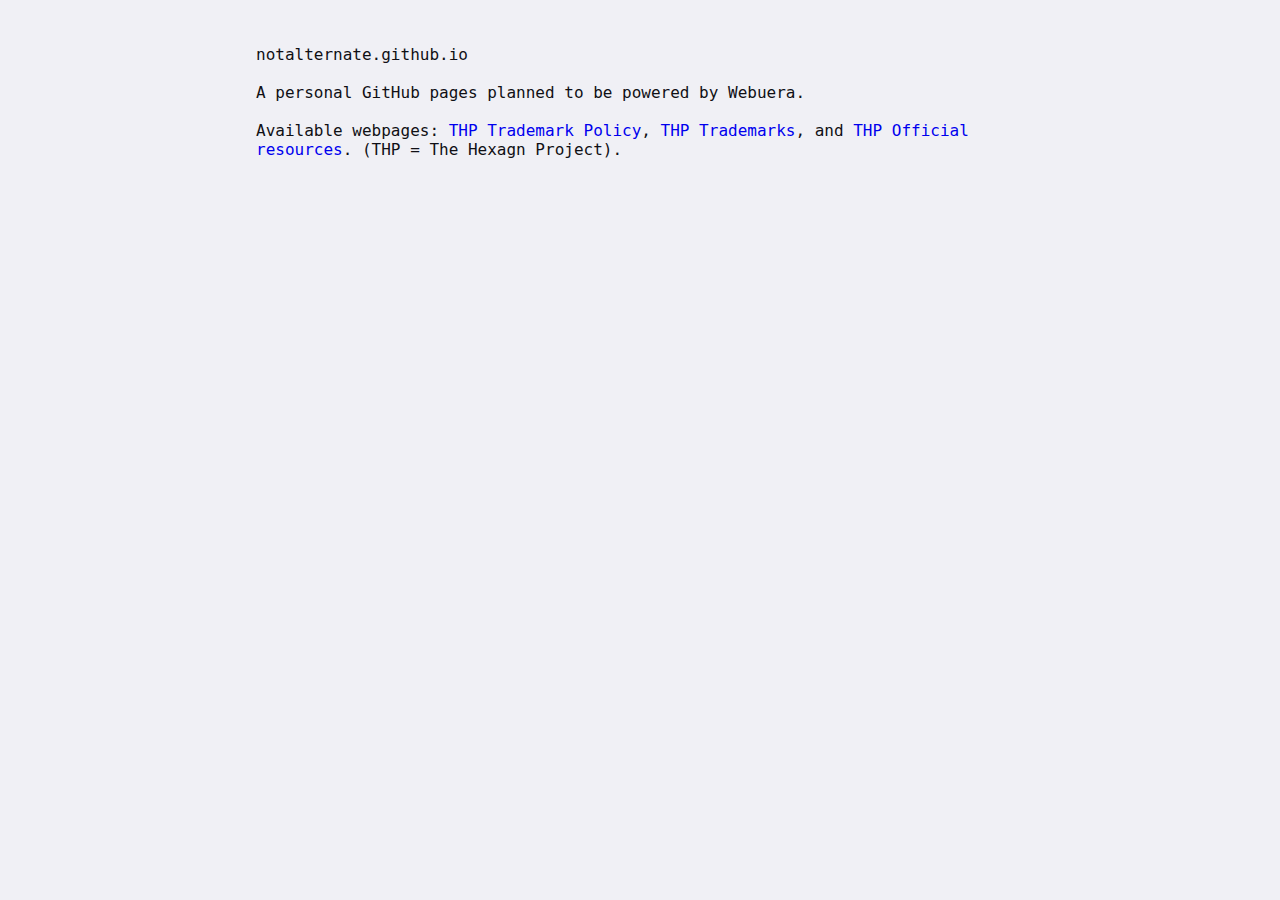
<file: index.html>
<!DOCTYPE html>
<html lang="en">
    <head>
        <title>notalternate.github.io</title>

        <link rel="stylesheet" href="https://notalternate.github.io/default.css">

        <meta charset="UTF-8">
        <meta name="viewport" content="width=device-width, initial-scale=1.0">
    </head>
    <body>
        notalternate.github.io<br><br>
        A personal GitHub pages planned to be powered by Webuera.<br><br>
        Available webpages: <a href="https://notalternate.github.io/hexagn/legal.html">THP Trademark Policy</a>, <a href="https://notalternate.github.io/hexagn/trademark.html">THP Trademarks</a>, and <a href="https://notalternate.github.io/hexagn/resources.html">THP Official resources</a>.
        (THP = The Hexagn Project).
    </body>
</html>
</file>
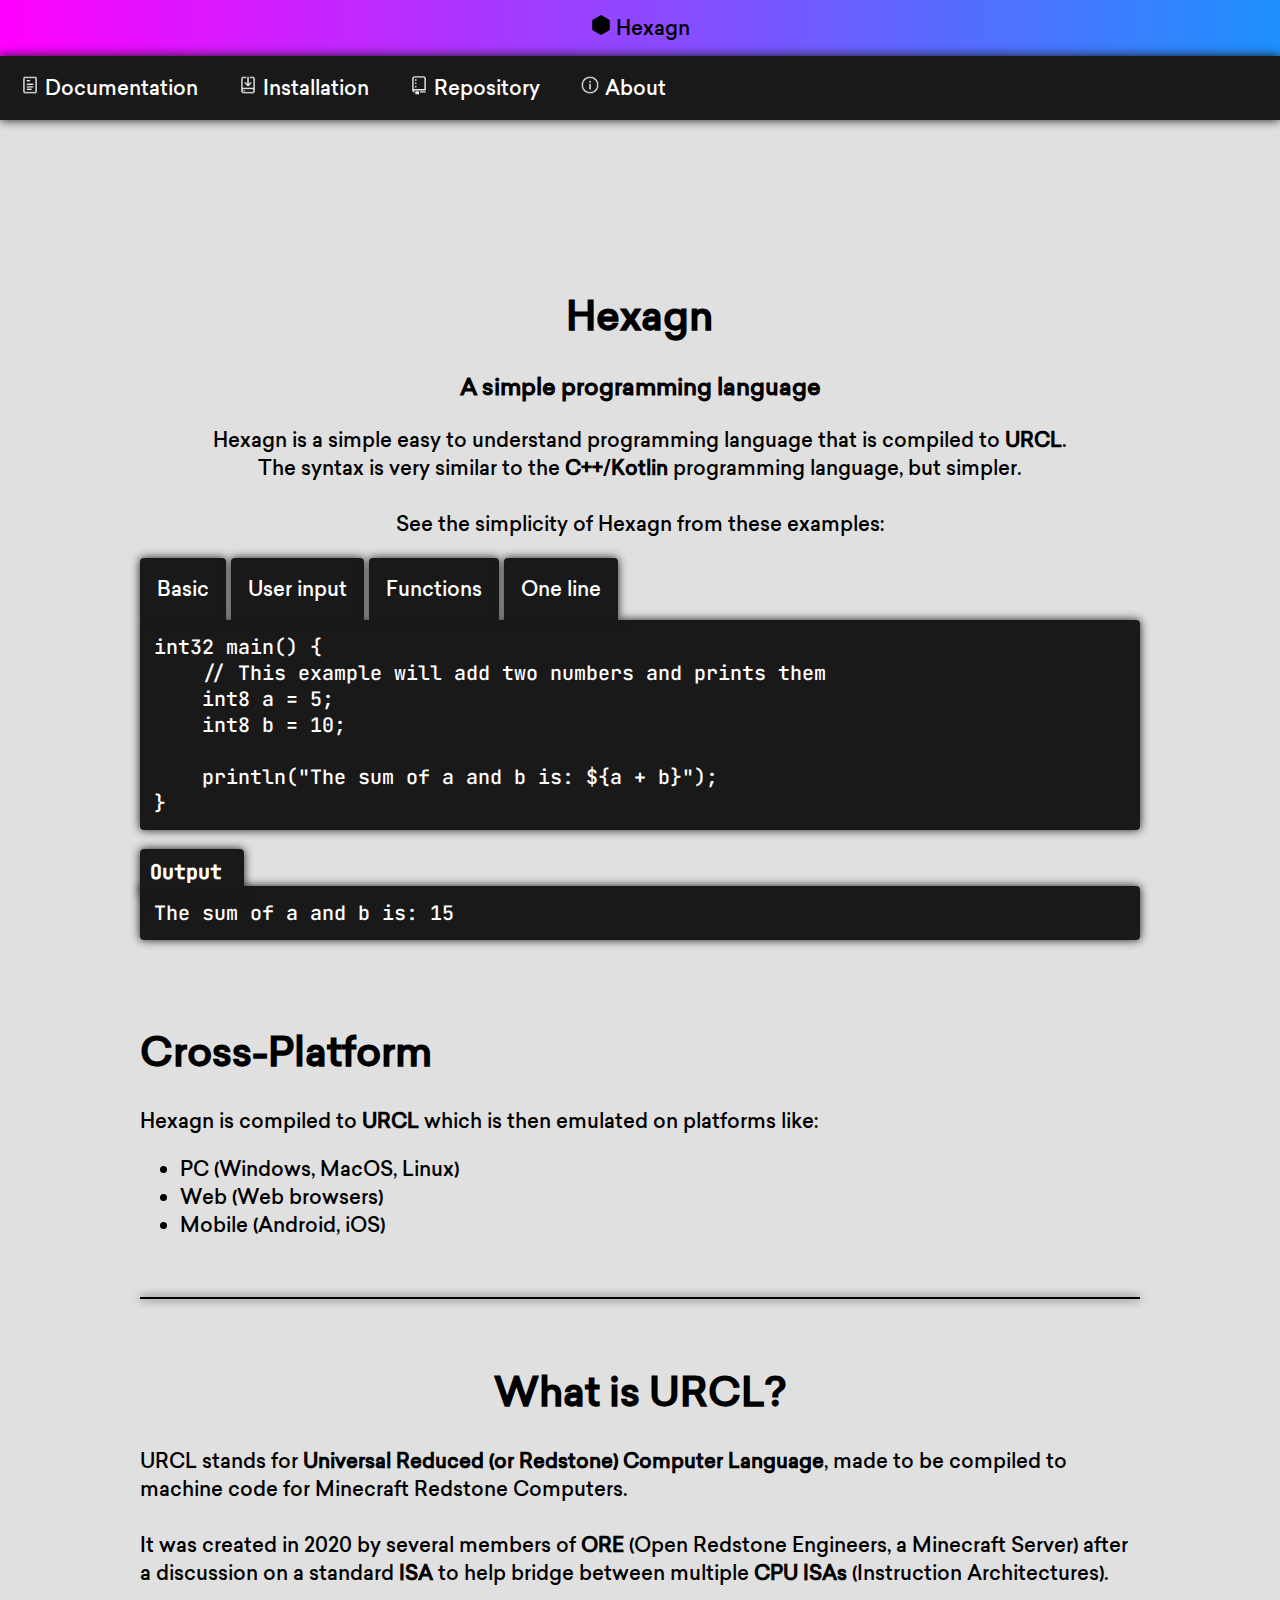
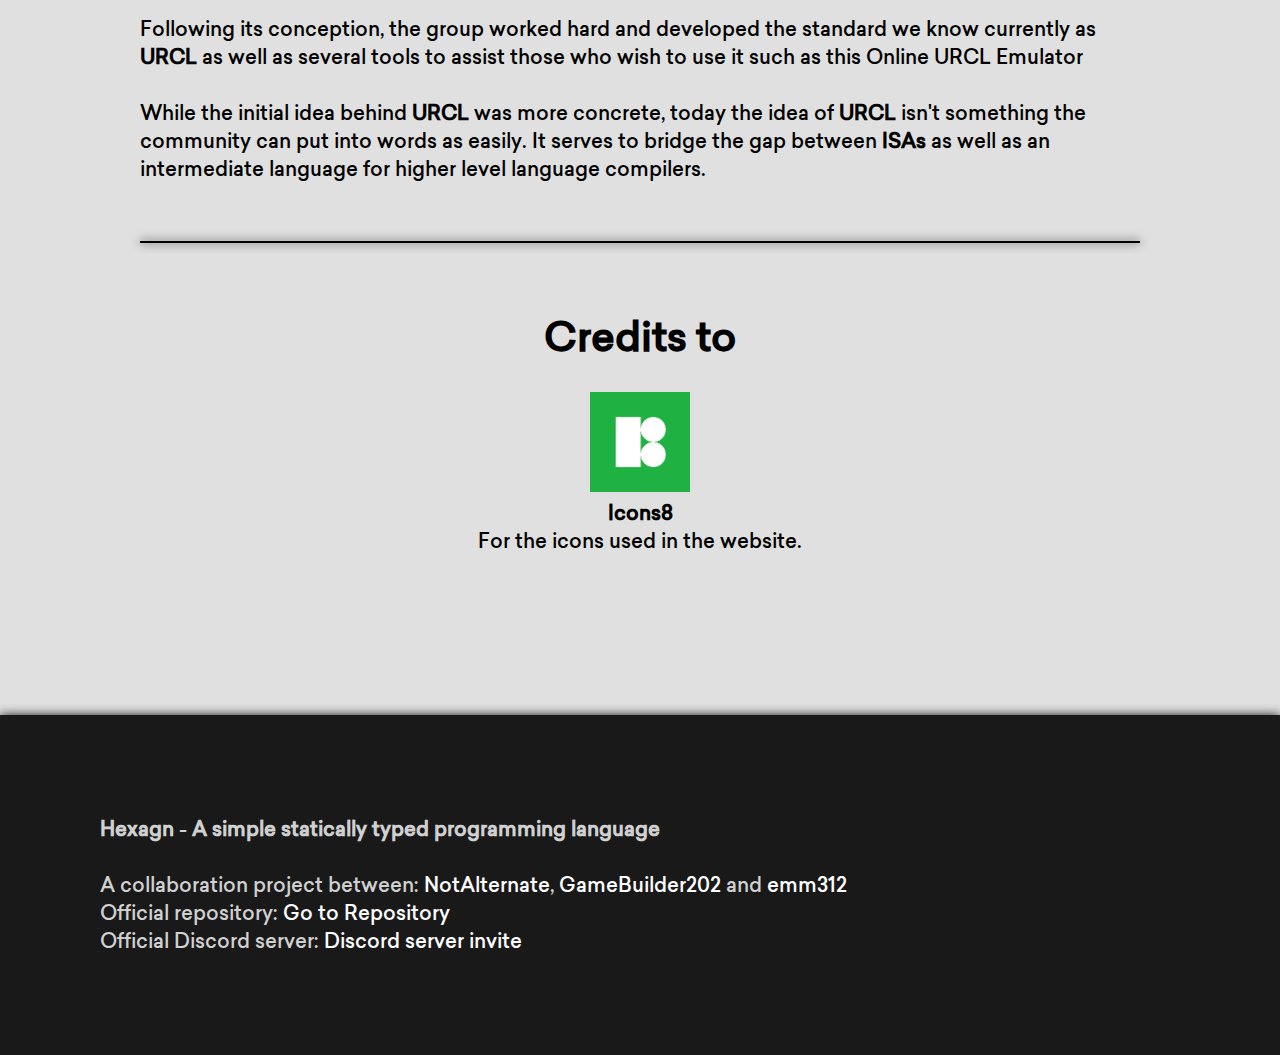
<file: hexagn/index.html>
<!DOCTYPE html>
<html>
    <head>
        <link rel="stylesheet" href="css/default.css">
        <script src="js/index.js"></script>
        <title>Hexagn - Home</title>
        <meta charset="UTF-8" name="viewport" content="width=device-width, initial-scale=1.0">
    </head>
    <body>
        <div class="logo">
            <img src="img/logo-dark.png" alt="logo" width="20" height="20">
            <a href=home.html>Hexagn</a>
        </div>
        <div class="link">
            <a href="documentation/main.html"><img src="img/icons/document.png" alt="document" class="t"> Documentation</a>
			<a href="installation.html"><img src="img/icons/install.png" alt="install" class="t"> Installation</a>
			<a href="https://github.com/NotAlternate/Hexagn"><img src="img/icons/repository.png" alt="repository" class="t"> Repository</a>
			<a href="about.html"><img src="img/icons/info.png" alt="info" class="t"> About</a>
        </div>
        </div>
        <div class="main">
            <h1 style="text-align: center;">Hexagn</h1>
			<h3 style="text-align: center;">A simple programming language</h3>
            <p style="text-align: center;">
                Hexagn is a simple easy to understand programming language that is compiled to <b>URCL</b>.<br>
				The syntax is very similar to the <b>C++</b>/<b>Kotlin</b> programming language, but simpler.<br><br>
                See the simplicity of Hexagn from these examples:<br>
            </p>
            <button onclick="ex_basic()">Basic</button>
            <button onclick="ex_user_input()">User input</button>
            <button onclick="ex_functions()">Functions</button>
            <button onclick="ex_one_line()">One line</button><br>
            <!-- bad way to show code -->
            <div class="code" id="examplecode">
                int32 main() {<br>
                    &nbsp;&nbsp;&nbsp;&nbsp;// This example will add two numbers and prints them<br>
                    &nbsp;&nbsp;&nbsp;&nbsp;int8 a = 5;<br>
                    &nbsp;&nbsp;&nbsp;&nbsp;int8 b = 10;<br><br>
                    &nbsp;&nbsp;&nbsp;&nbsp;println("The sum of a and b is: ${a + b}");<br>
                }
            </div><br>
            <b id="code">Output&nbsp;</b>
            <div class="code" id="exampleoutput">
                The sum of a and b is: 15
            </div>
            <br><br>
            <h1>Cross-Platform</h1>
            <p>
                Hexagn is compiled to <b>URCL</b> which is then emulated on platforms like:<br>
                <ul>
                    <li>PC (Windows, MacOS, Linux)</li>
                    <li>Web (Web browsers)</li>
                    <li>Mobile (Android, iOS)</li>
                </ul>
            </p>
            <br><hr><br>
            <h1 style="text-align: center;">What is URCL?</h1>
            <p>
                URCL stands for <b>Universal Reduced (or Redstone) Computer Language</b>, made to be compiled to machine code for Minecraft Redstone Computers.<br><br>
                It was created in 2020 by several members of <b>ORE</b> (Open Redstone Engineers, a Minecraft Server) after a discussion on a standard <b>ISA</b> to help bridge between multiple <b>CPU ISAs</b> (Instruction Architectures).<br><br>
                Following its conception, the group worked hard and developed the standard we know currently as <b>URCL</b> as well as several tools to assist those who wish to use it such as this <a>Online URCL Emulator</a><br><br>
                While the initial idea behind <b>URCL</b> was more concrete, today the idea of <b>URCL</b> isn't something the community can put into words as easily. It serves to bridge the gap between <b>ISAs</b> as well as an intermediate language for higher level language compilers.
            </p>
            <br><hr><br>
            <h1 style="text-align: center;">Credits to</h1>
            <p style="text-align: center;">
                <img src="img/icons8.png" alt="icons8" widht="100" height="100"><br>
                <b>Icons8</b><br>
                For the icons used in the website.
            </p>
        </div>
        <div class="end">
            <b>Hexagn</b> - <b>A simple statically typed programming language</b><br><br>
            A collaboration project between: <a href="https://github.com/NotAlternate">NotAlternate</a>, <a href="https://github.com/GameBuilder202">GameBuilder202</a> and <a href="https://github.com/emm312">emm312</a><br>
            Official repository: <a href="https://github.com/NotAlternate/Hexagn">Go to Repository</a><br>
            Official Discord server: <a>Discord server invite</a><br>
        </div>
    </body>
</html>
</file>
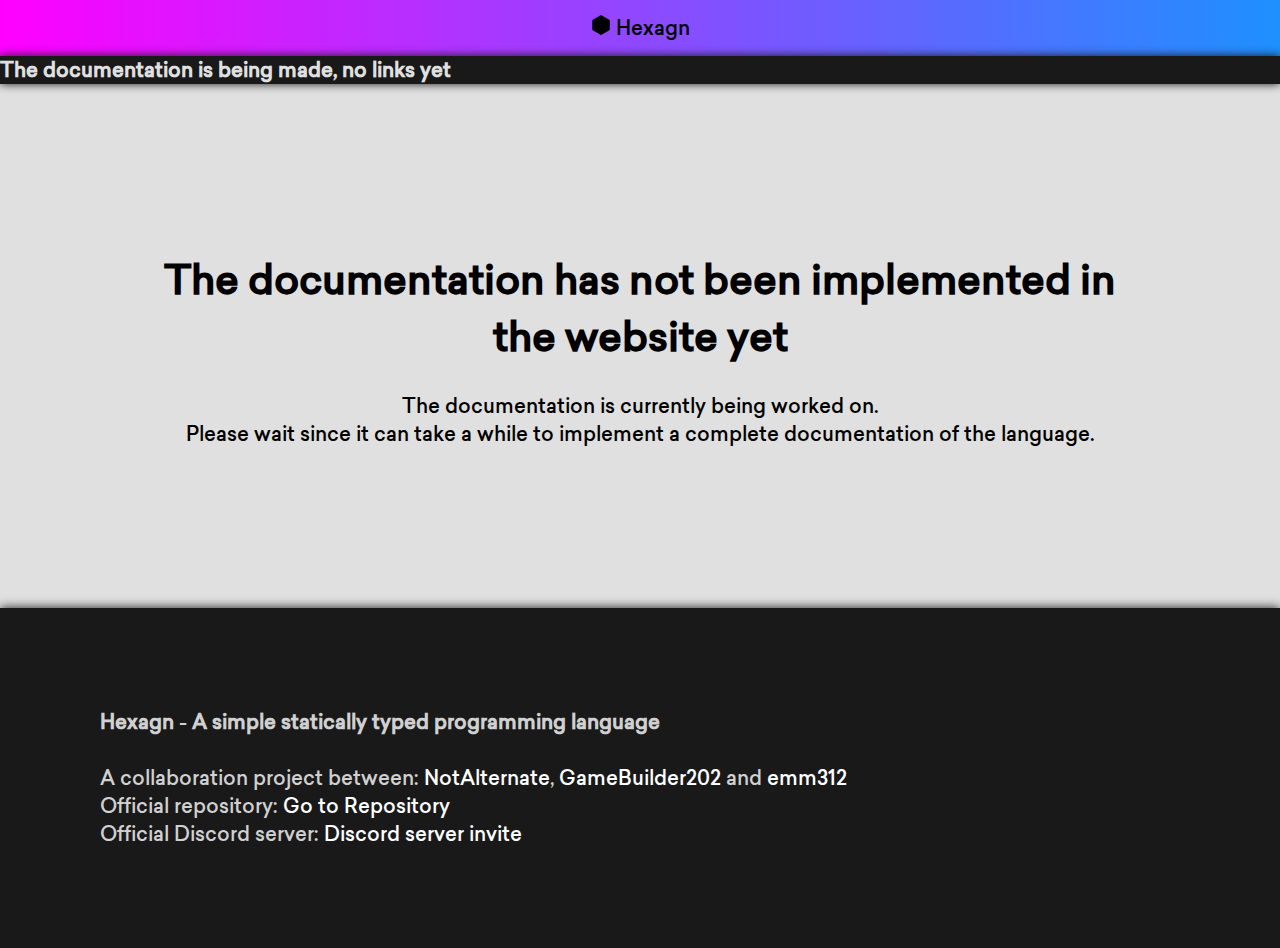
<file: hexagn/documentation/index.html>
<!DOCTYPE html>
<html>
    <head>
        <link rel="stylesheet" href="../css/default.css">
        <title>Hexagn - Documentation</title>
        <meta charset="UTF-8" name="viewport" content="width=device-width", initial-scale="1.0">
    </head>
    <body>
        <div class="logo">
            <img src="../img/logo-dark.png" alt="logo" width="20" height="20">
            <a href="../index.html">Hexagn</a>
        </div>
        <div class="link" id="link">
            <b style="color: #E0E0E0;">The documentation is being made, no links yet</b>
        </div>
        <div class="main">
            <h1 style="text-align: center;">The documentation has not been implemented in the website yet</h1>
            <p style="text-align: center;">
                The documentation is currently being worked on.<br>
                Please wait since it can take a while to implement a complete documentation of the language.<br>
            </p>
        </div>
        <div class="end">
            <b>Hexagn</b> - <b>A simple statically typed programming language</b><br><br>
            A collaboration project between: <a href="https://github.com/NotAlternate">NotAlternate</a>, <a href="https://github.com/GameBuilder202">GameBuilder202</a> and <a href="https://github.com/emm312">emm312</a><br>
            Official repository: <a href="https://github.com/NotAlternate/Hexagn">Go to Repository</a><br>
            Official Discord server: <a>Discord server invite</a><br>
        </div>
        <script src="../js/link.js"></script>
    </body>
</html>
</file>
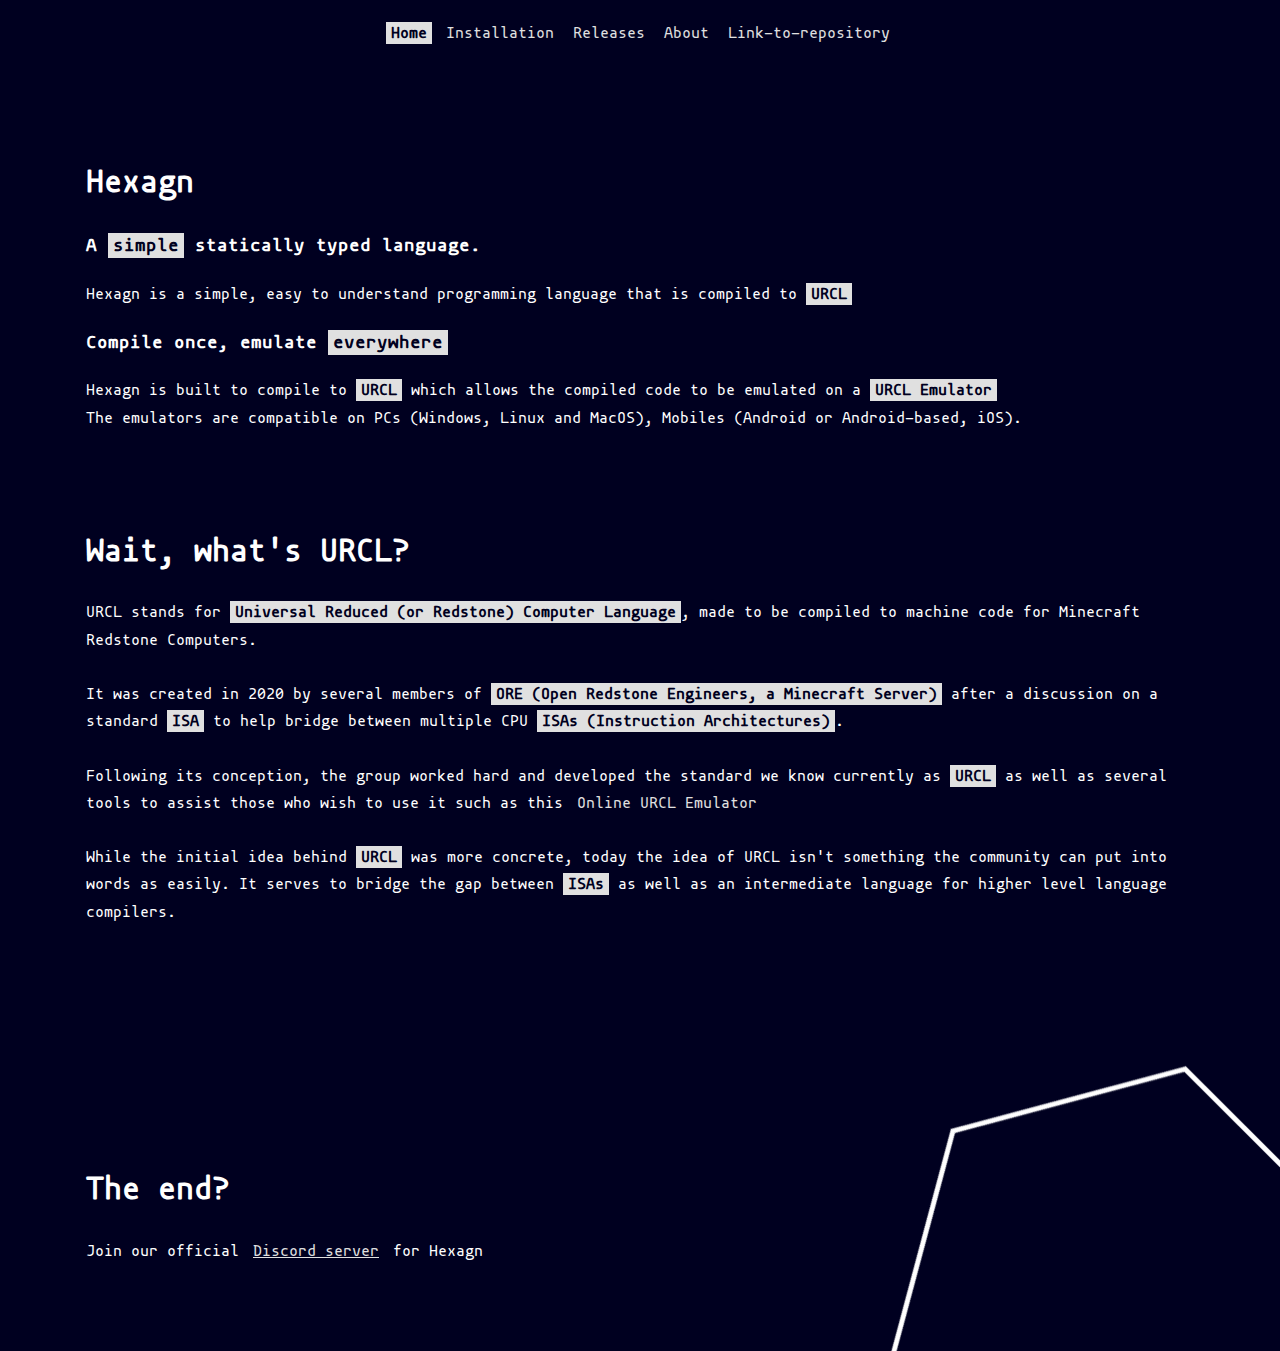
<file: hexagn/en/index.html>
<!DOCTYPE html>
<html lang="en">
    <head>
        <link rel="icon" type="image/x-icon" href="../asset/img/hexagn.png">
        <link rel="stylesheet" href="../asset/css/default.css">
        <script src="../asset/js/default.js"></script>
        <title>Hexagn - Home</title>
        <meta charset="UTF-8" name="viewport" content="width=device-width", initial-scale="1.0">
    </head>
    <body>
        <header class="categories">
            <b class="sel">Home</b> <a href="installation.html">Installation</a> <a href="releases.html">Releases</a> <!--<a href="compiler.html">Online-compiler</a>--> <a href="about.html">About</a> <a>Link-to-repository</a>
        </header>
        <div class="main">
            <h1>Hexagn</h1>
            <h3>A <b class="sel">simple</b> statically typed language.</h3>
            <p>
                Hexagn is a simple, easy to understand programming language that is compiled to <b class="sel">URCL</b><br>
            </p>
            <h3>Compile once, emulate <b class="sel">everywhere</b></h3>
            <p>
                Hexagn is built to compile to <b class="sel">URCL</b> which allows the compiled code to be emulated on a <b class="sel">URCL Emulator</b><br>
                The emulators are compatible on PCs (Windows, Linux and MacOS), Mobiles (Android or Android-based, iOS).<br>
            </p><br><br>
        <!--</div>
        <div class="invert" style="text-align:center; padding-top:3px;padding-bottom:3px;">
            To see some examples & an online compiler, <a href="compiler.html">Visit this page</a>
        </div>
        <div class="main">-->
            <h1>Wait, what's URCL?</h1>
            <p>
                URCL stands for <b class="sel">Universal Reduced (or Redstone) Computer Language</b>, made to be compiled to machine code for Minecraft Redstone Computers.<br><br>
                It was created in 2020 by several members of <b class="sel">ORE (Open Redstone Engineers, a Minecraft Server)</b> after a discussion on a standard <b class="sel">ISA</b> to help bridge between multiple CPU <b class="sel">ISAs (Instruction Architectures)</b>.<br><br>
                Following its conception, the group worked hard and developed the standard we know currently as <b class="sel">URCL</b> as well as several tools to assist those who wish to use it such as this <a href="">Online URCL Emulator</a><br><br>
                While the initial idea behind <b class="sel">URCL</b> was more concrete, today the idea of URCL isn't something the community can put into words as easily. It serves to bridge the gap between <b class="sel">ISAs</b> as well as an intermediate language for higher level language compilers.<br><br>
            </p>
        </div>
        <footer class="footer">
            <h1>The end?</h1>
            Join our official <a href="https://discord.gg/MFENczgQX5" style="text-decoration:underline;">Discord server</a> for Hexagn
        </footer>
    </body>
</html>
</file>
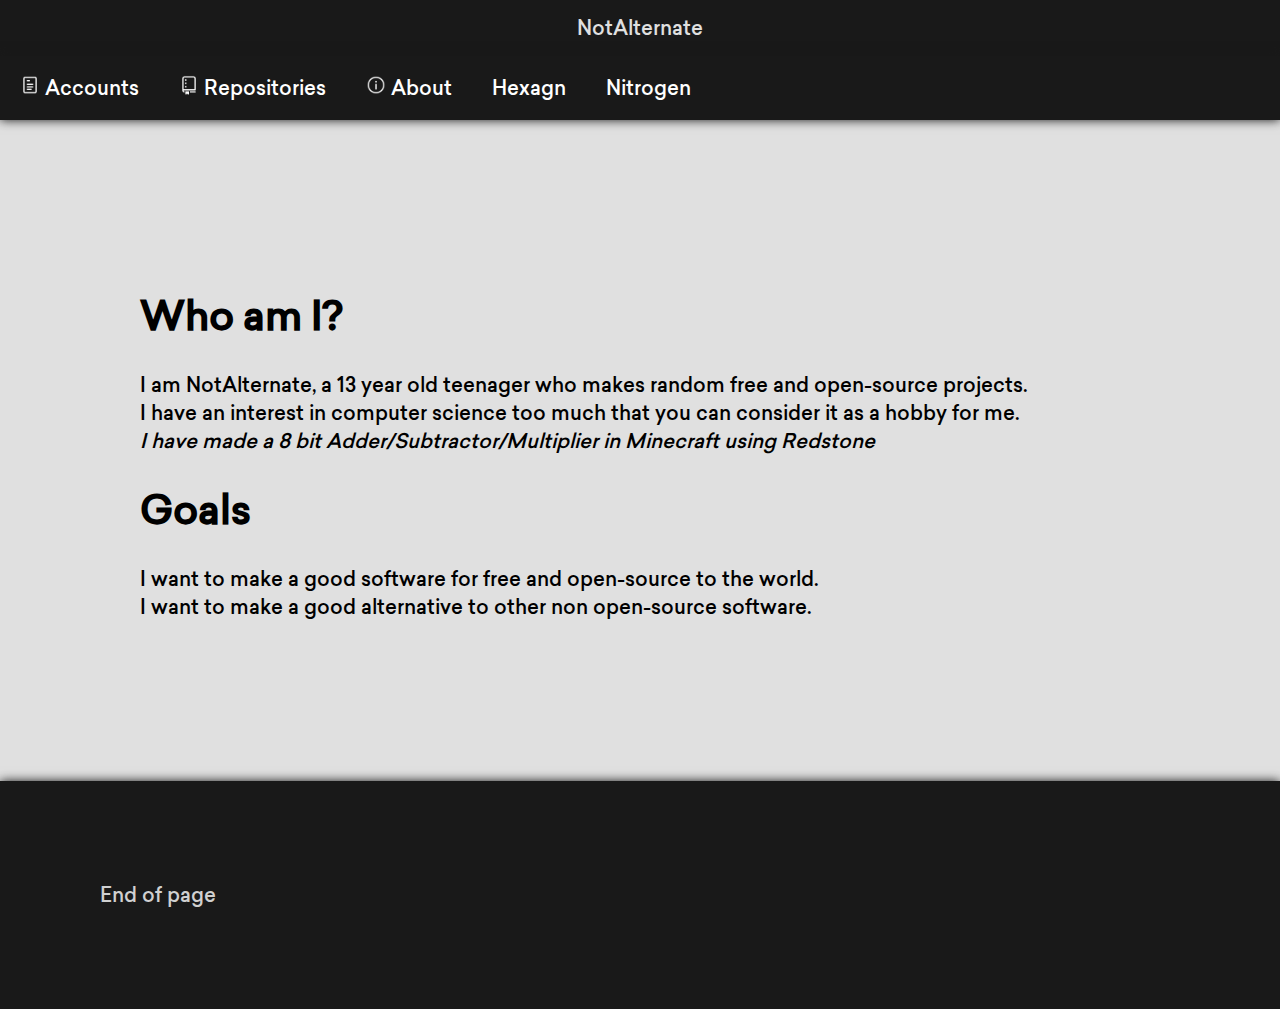
<file: about.html>
<!DOCTYPE html>
<html>
    <head>
        <link rel="stylesheet" href="css/default.css">
        <script src="js/index.js"></script>
        <title>NotAlternate - About</title>
        <meta charset="UTF-8" name="viewport" content="width=device-width", initial-scale="1.0">
    </head>
    <body>
        <div class="logo">
            <a href=index.html>NotAlternate</a>
        </div>
        <div class="link" id="link">
            <a href="accounts.html"><img src="img/icons/document.png" alt="accounts"> Accounts</a>
			<a href="repositories.html"><img src="img/icons/repository.png" alt="repositories"> Repositories</a>
			<a href="about.html"><img src="img/icons/info.png" alt="info"> About</a>
            <a href="hexagn/index.html">Hexagn</a>
            <a href="nitrogen/index.html">Nitrogen</a>
        </div>
        </div>
        <div class="main">
            <p>
                <h1>Who am I?</h1>
                I am NotAlternate, a 13 year old teenager who makes random free and open-source projects.<br>
                I have an interest in computer science too much that you can consider it as a hobby for me.<br>
                <i>I have made a 8 bit Adder/Subtractor/Multiplier in Minecraft using Redstone</i><br>
                <h1>Goals</h1>
                I want to make a good software for free and open-source to the world.<br>
                I want to make a good alternative to other non open-source software.<br>
            </p>
        </div>
        <div class="end">
            End of page
        </div>
        <script src="js/link.js"></script>
    </body>
</html>
</file>
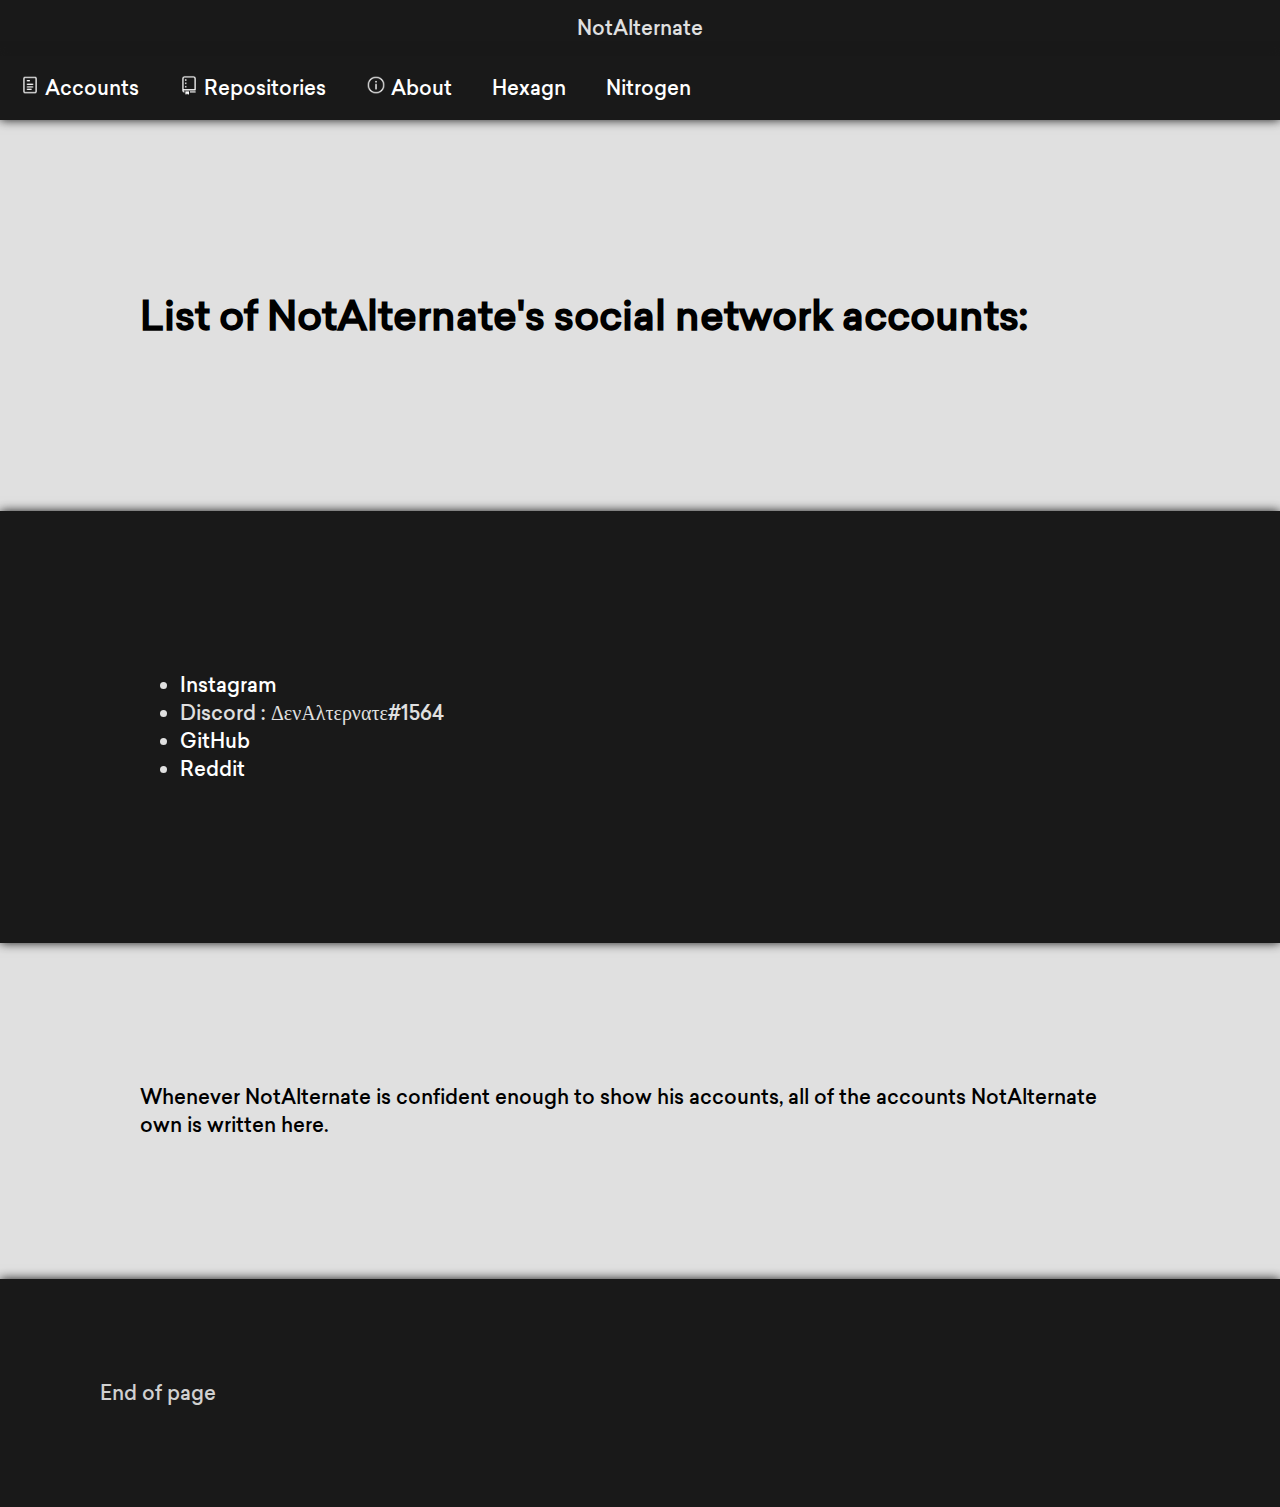
<file: accounts.html>
<!DOCTYPE html>
<html>
    <head>
        <link rel="stylesheet" href="css/default.css">
        <script src="js/index.js"></script>
        <title>NotAlternate - Accounts</title>
        <meta charset="UTF-8" name="viewport" content="width=device-width", initial-scale="1.0">
    </head>
    <body>
        <div class="logo">
            <a href=index.html>NotAlternate</a>
        </div>
        <div class="link" id="link">
            <a href="accounts.html"><img src="img/icons/document.png" alt="accounts"> Accounts</a>
			<a href="repositories.html"><img src="img/icons/repository.png" alt="repositories"> Repositories</a>
			<a href="about.html"><img src="img/icons/info.png" alt="info"> About</a>
            <a href="hexagn/index.html">Hexagn</a>
            <a href="nitrogen/index.html">Nitrogen</a>
        </div>
        </div>
        <div class="main">
            <h1>List of NotAlternate's social network accounts:</h1>
        </div>
        <div class="dark">
            <ul>
                <li><a href="https://www.instagram.com/notalternate/">Instagram</a></li>
                <li>Discord : ΔενΑλτερνατε#1564</li>
                <li><a href="https://github.com/NotAlternate/">GitHub</a></li>
                <li><a href="https://www.reddit.com/user/AlternateXTheRealOne/">Reddit</a></li>
            </ul>
        </div>
        <div class="main">
            Whenever NotAlternate is confident enough to show his accounts, all of the accounts NotAlternate own is written here.
        </div>
        <div class="end">
            End of page
        </div>
        <script src="js/link.js"></script>
    </body>
</html>
</file>
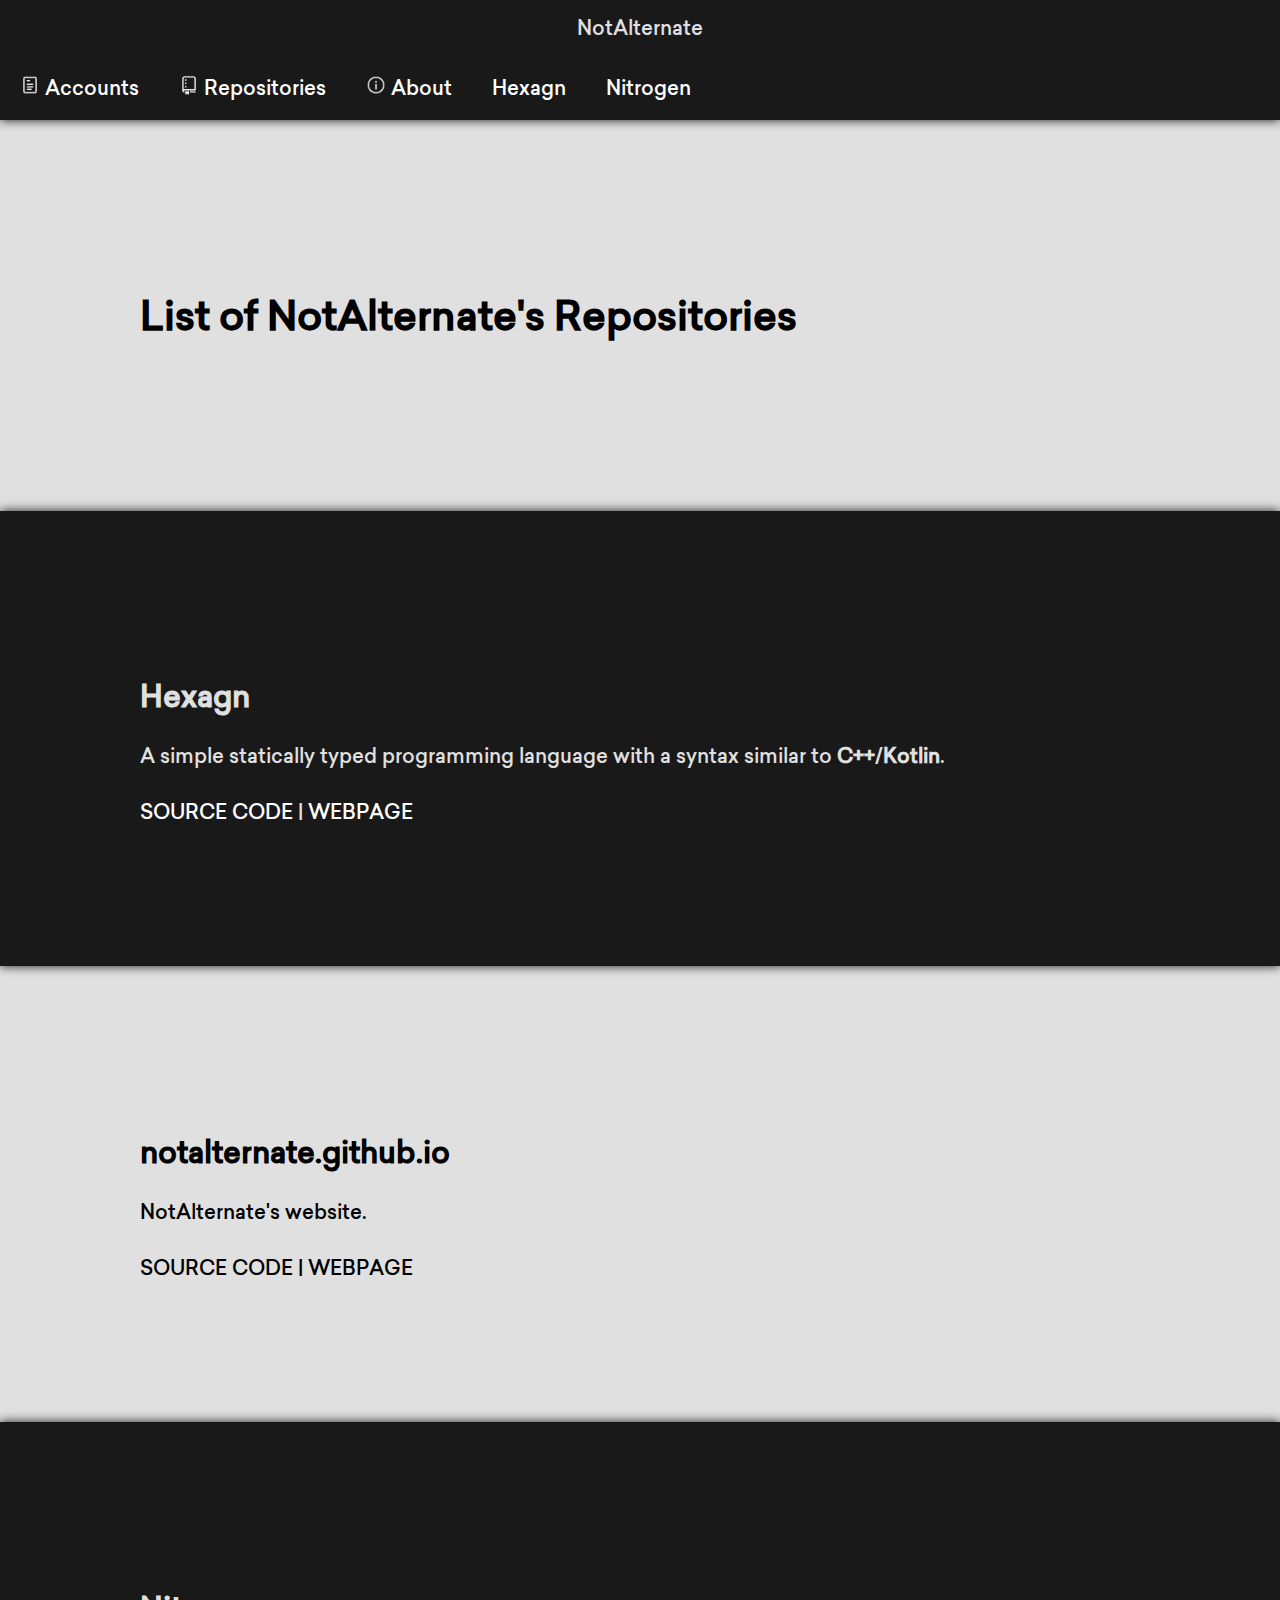
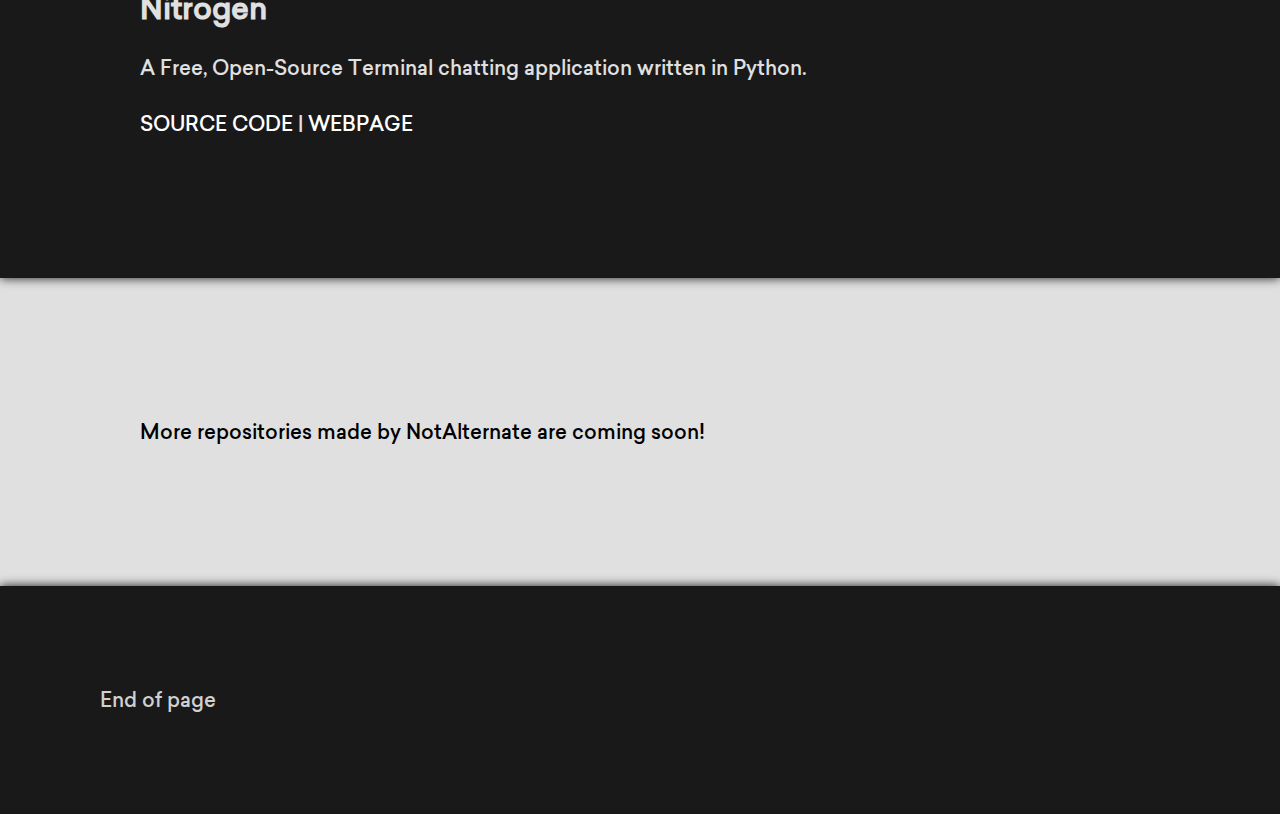
<file: repositories.html>
<!DOCTYPE html>
<html>
    <head>
        <link rel="stylesheet" href="css/default.css">
        <script src="js/index.js"></script>
        <title>NotAlternate - Repositories</title>
        <meta charset="UTF-8" name="viewport" content="width=device-width", initial-scale="1.0">
    </head>
    <body>
        <div class="logo">
            <a href=index.html>NotAlternate</a>
        </div>
        <div class="link" id="link">
            <a href="accounts.html"><img src="img/icons/document.png" alt="accounts"> Accounts</a>
			<a href="repositories.html"><img src="img/icons/repository.png" alt="repositories"> Repositories</a>
			<a href="about.html"><img src="img/icons/info.png" alt="info"> About</a>
            <a href="hexagn/index.html">Hexagn</a>
            <a href="nitrogen/index.html">Nitrogen</a>
        </div>
        </div>
        <div class="main">
            <h1>List of NotAlternate's Repositories</h1>
        </div>
        <div class="dark">
            <h2>Hexagn</h2>
            A simple statically typed programming language with a syntax similar to <b>C++</b>/<b>Kotlin</b>.<br><br>
            <a href="https://github.com/NotAlternate/Hexagn">SOURCE CODE</a> | <a href="hexagn/index.html">WEBPAGE</a>
        </div>
        <div class="main">
            <h2>notalternate.github.io</h2>
            NotAlternate's website.<br><br>
            <a href="https://github.com/NotAlternate/notalternate.github.io">SOURCE CODE</a> | <a href="notalternate.github.io">WEBPAGE</a>
        </div>
        <div class="dark">
            <h2>Nitrogen</h2>
            A Free, Open-Source Terminal chatting application written in Python.<br><br>
            <a href="https://github.com/NotAlternate/Nitrogen">SOURCE CODE</a> | <a href="nitrogen/index.html">WEBPAGE</a>
        </div>
        <div class="main">
            More repositories made by NotAlternate are coming soon!
        </div>
        <div class="end">
            End of page
        </div>
        <script src="js/link.js"></script>
    </body>
</html>
</file>
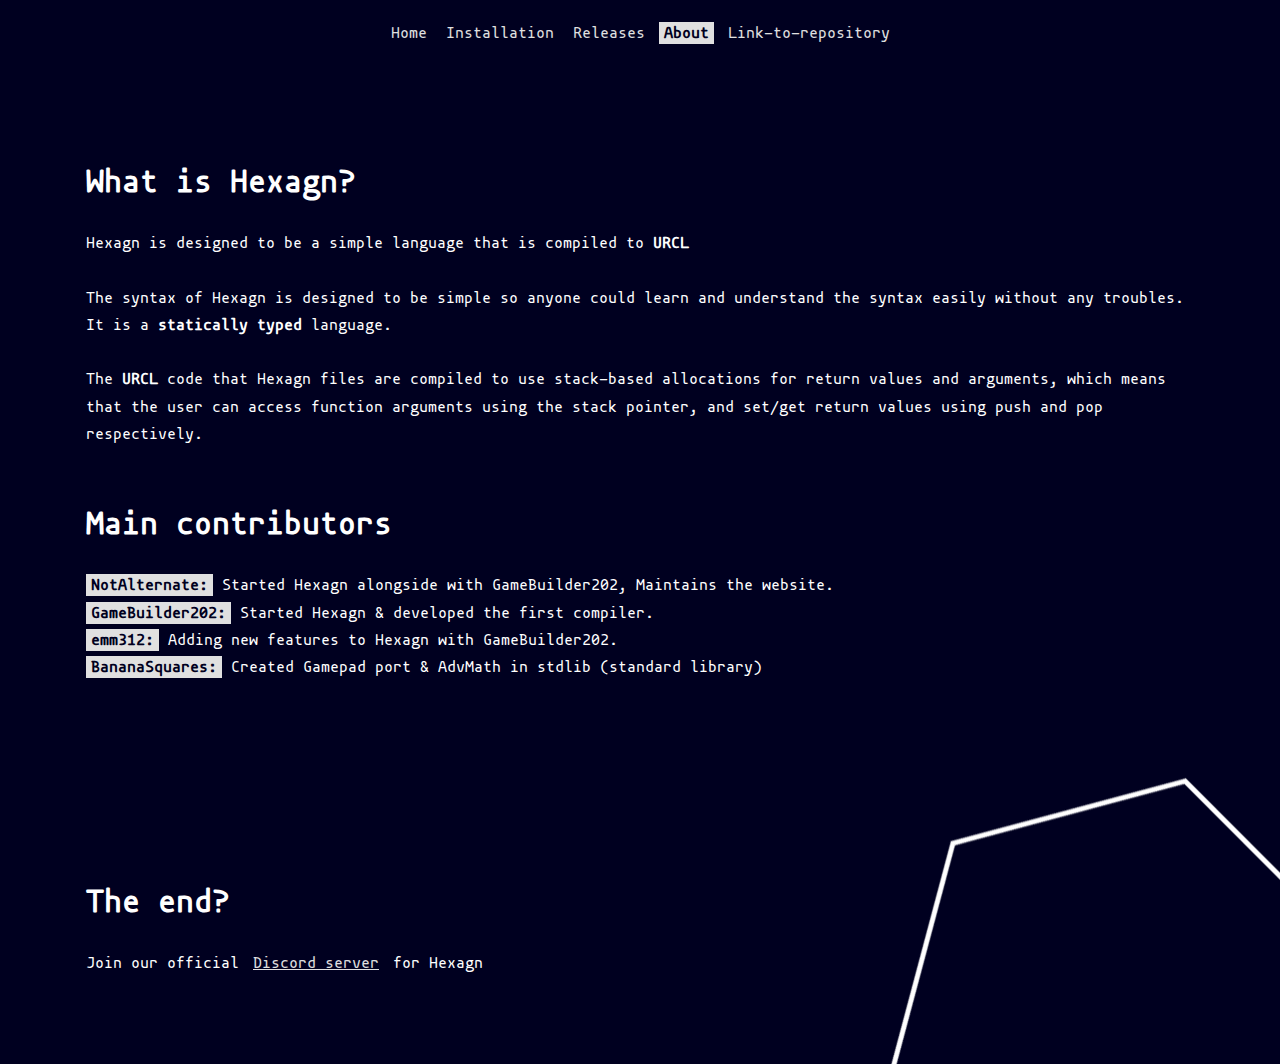
<file: hexagn/about.html>
<!DOCTYPE html>
<html lang="en">
    <head>
        <link rel="icon" type="image/x-icon" href="asset/img/hexagn.png">
        <link rel="stylesheet" href="asset/css/default.css">
        <title>Redirecting</title>
        <meta charset="UTF-8" name="viewport" content="width=device-width", initial-scale="1.0">
    </head>
    <body>
        <div class="main">
            <p>You're being redirected to <b class="sel">notalternate.github.io/hexagn/en/about.html</b></p>
            <a href="" style="text-decoration:underline;">Not redirecting?</a>
            <script>
                window.onload = function() { window.location.href = "https://notalternate.github.io/hexagn/en/about.html"; }
            </script>
        </div>
    </body>
</html>
</file>
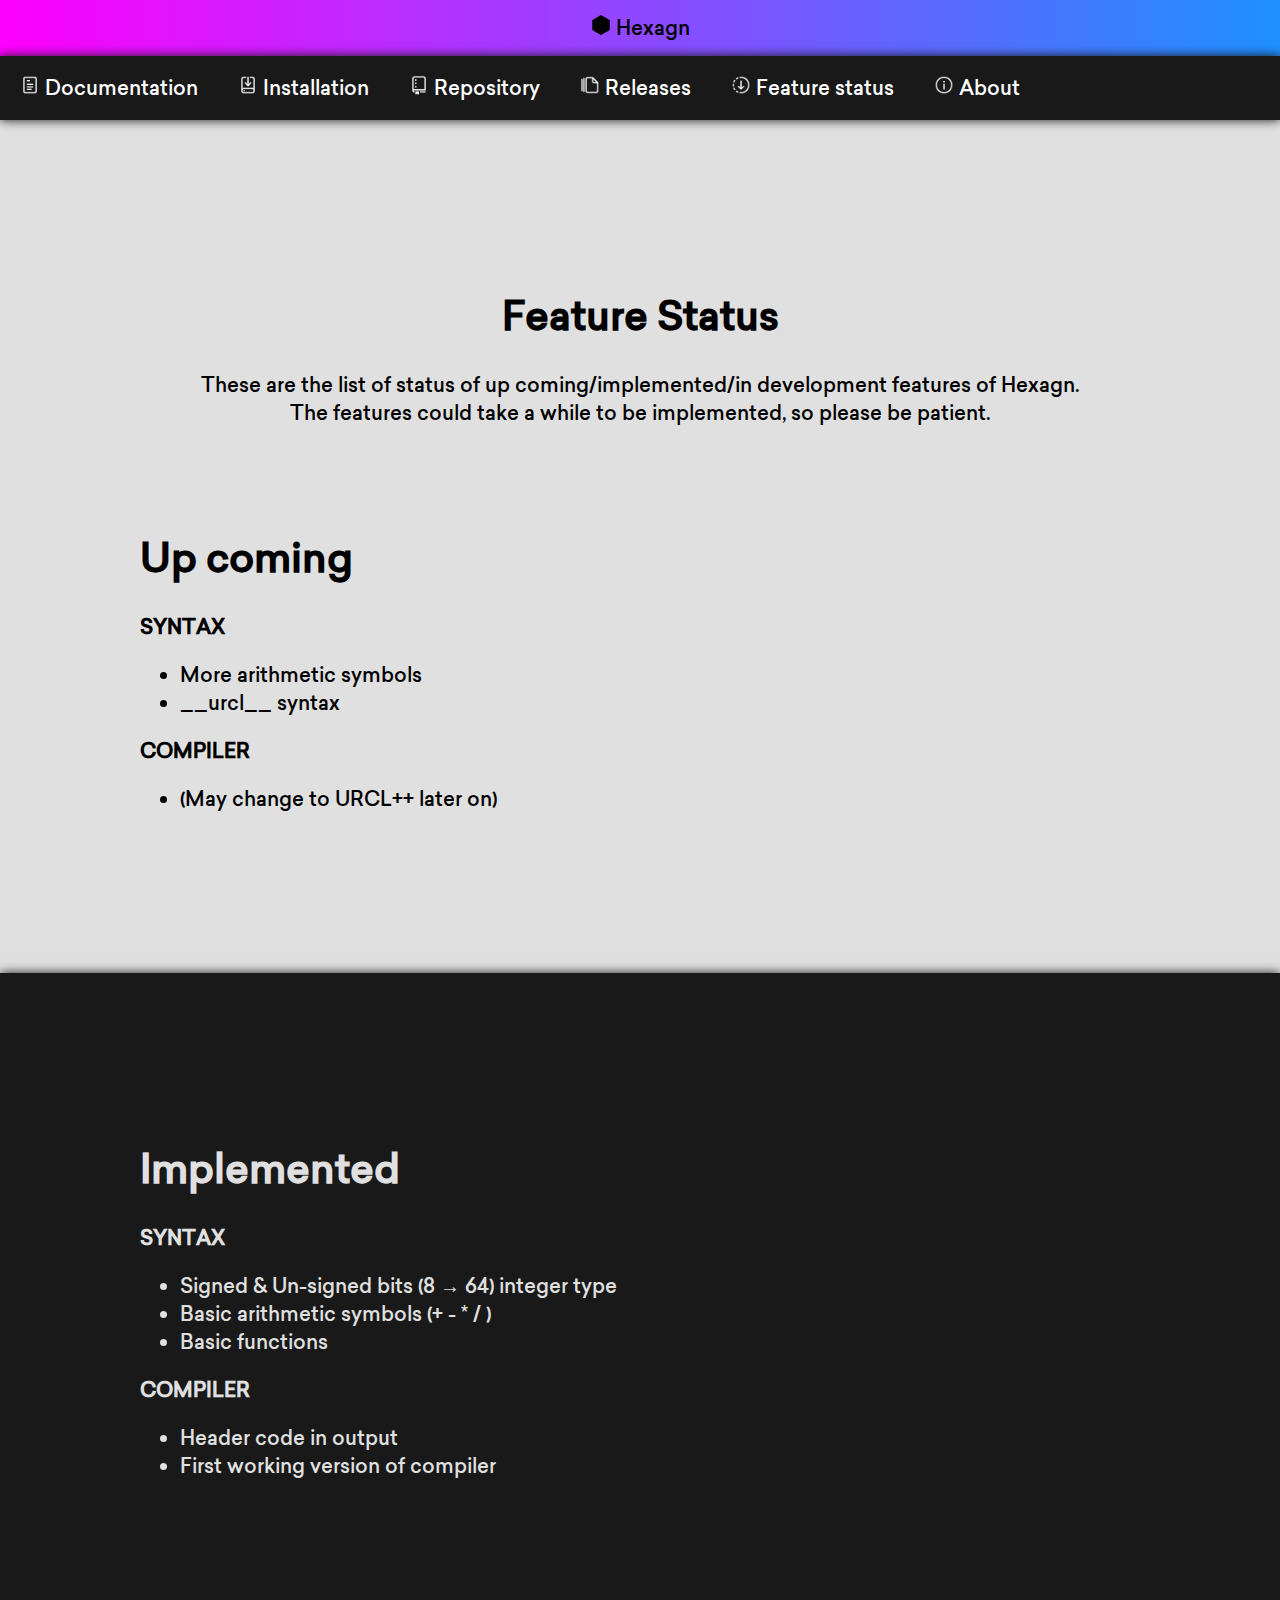
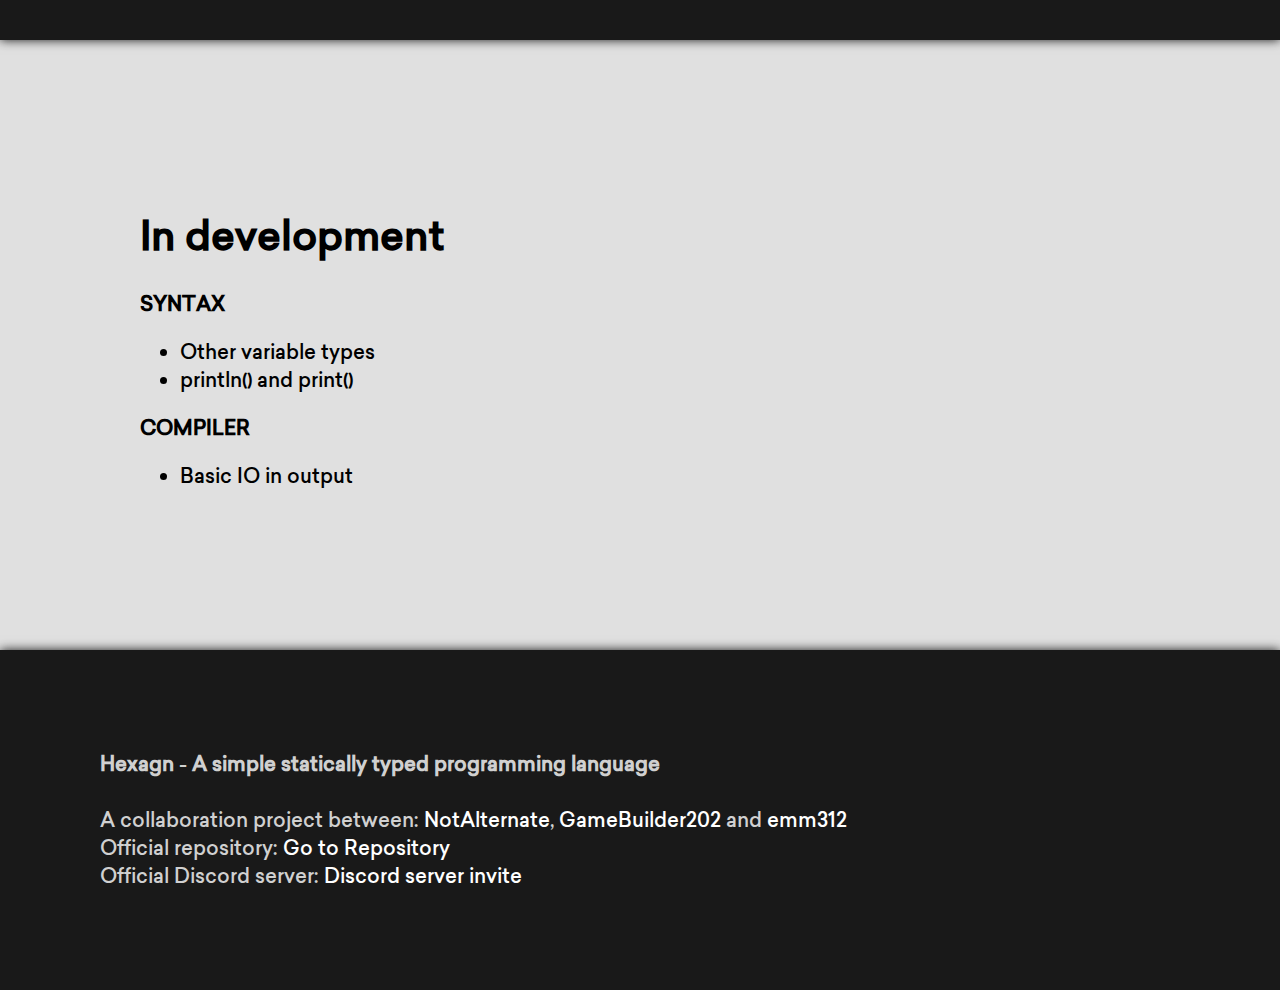
<file: hexagn/feature.html>
<!DOCTYPE html>
<html>
    <head>
        <link rel="stylesheet" href="css/default.css">
        <script src="js/index.js"></script>
        <title>Hexagn - Feature status</title>
        <meta charset="UTF-8" name="viewport" content="width=device-width", initial-scale="1.0">
    </head>
    <body>
        <div class="logo">
            <img src="img/logo-dark.png" alt="logo" width="20" height="20">
            <a href=index.html>Hexagn</a>
        </div>
        <div class="link" id="link">
            <a href="documentation/index.html"><img src="img/icons/document.png" alt="document"> Documentation</a>
			<a href="installation.html"><img src="img/icons/install.png" alt="install"> Installation</a>
			<a href="https://github.com/NotAlternate/Hexagn"><img src="img/icons/repository.png" alt="repository"> Repository</a>
            <a href="releases.html"><img src="img/icons/version.png" alt="version"> Releases</a>
            <a href="feature.html"><img src="img/icons/status.png" alt="status"> Feature status</a>
			<a href="about.html"><img src="img/icons/info.png" alt="info"> About</a>
        </div>
        <div class="main">
            <h1 style="text-align: center;">Feature Status</h1>
            <p style="text-align: center;">
                These are the list of status of up coming/implemented/in development features of Hexagn.<br>
                The features could take a while to be implemented, so please be patient.<br>
            </p><br><br>
            <h1>Up coming</h1>
            <b>SYNTAX</b>
            <ul>
                <li>More arithmetic symbols</li>
                <li>__urcl__ syntax</li>
            </ul>
            <b>COMPILER</b>
            <ul>
                <li>(May change to URCL++ later on)</li>
            </ul>
        </div>
        <div class="dark">
            <h1>Implemented</h1>
            <b>SYNTAX</b>
            <ul>
                <li>Signed & Un-signed bits (8 → 64) integer type</li>
                <li>Basic arithmetic symbols (+ - * / )</li>
                <li>Basic functions</li>
            </ul>
            <b>COMPILER</b>
            <ul>
                <li>Header code in output</li>
                <li>First working version of compiler</li>
            </ul>
        </div>
        <div class="main">
            <h1>In development</h1>
            <b>SYNTAX</b>
            <ul>
                <li>Other variable types</li>
                <li>println() and print()</li>
            </ul>
            <b>COMPILER</b>
            <ul>
                <li>Basic IO in output</li>
            </ul>
        </div>
        <div class="end">
            <b>Hexagn</b> - <b>A simple statically typed programming language</b><br><br>
            A collaboration project between: <a href="https://github.com/NotAlternate">NotAlternate</a>, <a href="https://github.com/GameBuilder202">GameBuilder202</a> and <a href="https://github.com/emm312">emm312</a><br>
            Official repository: <a href="https://github.com/NotAlternate/Hexagn">Go to Repository</a><br>
            Official Discord server: <a>Discord server invite</a><br>
        </div>
        <script src="js/link.js"></script>
    </body>
</html>
</file>
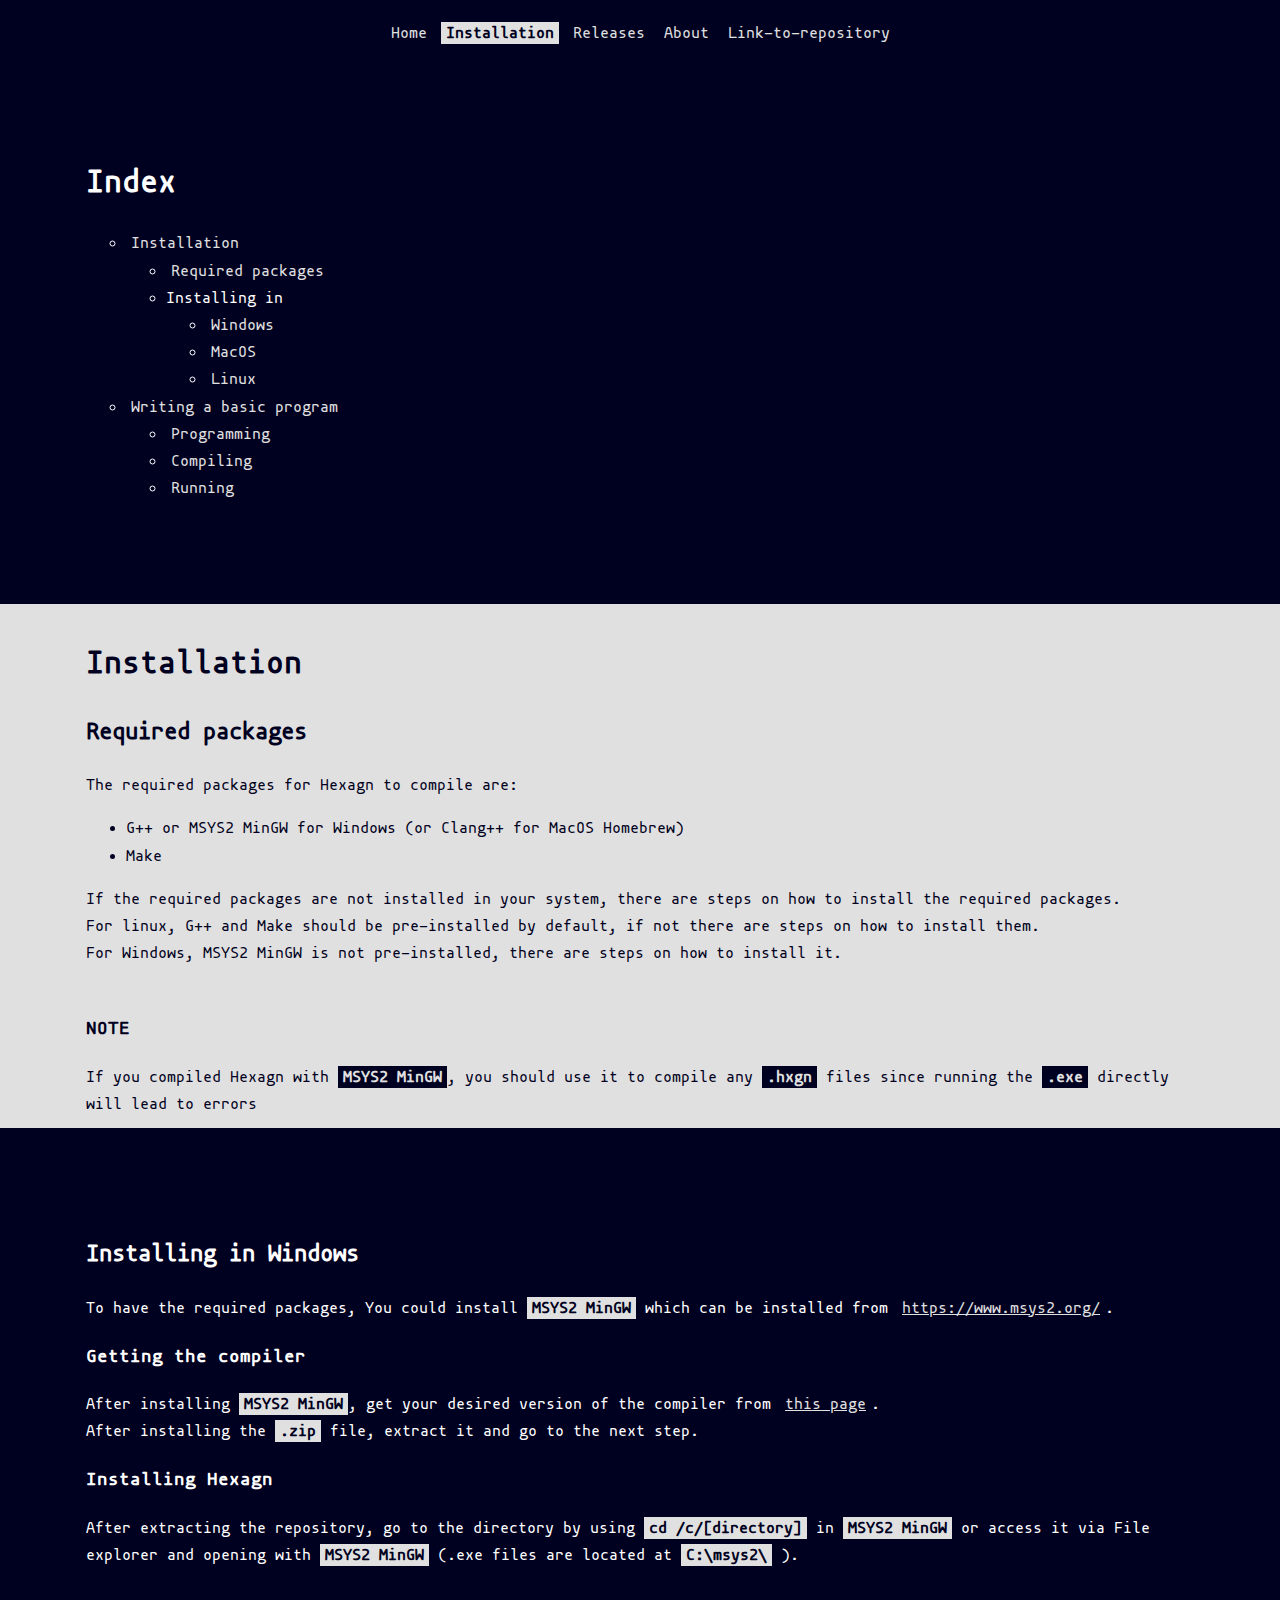
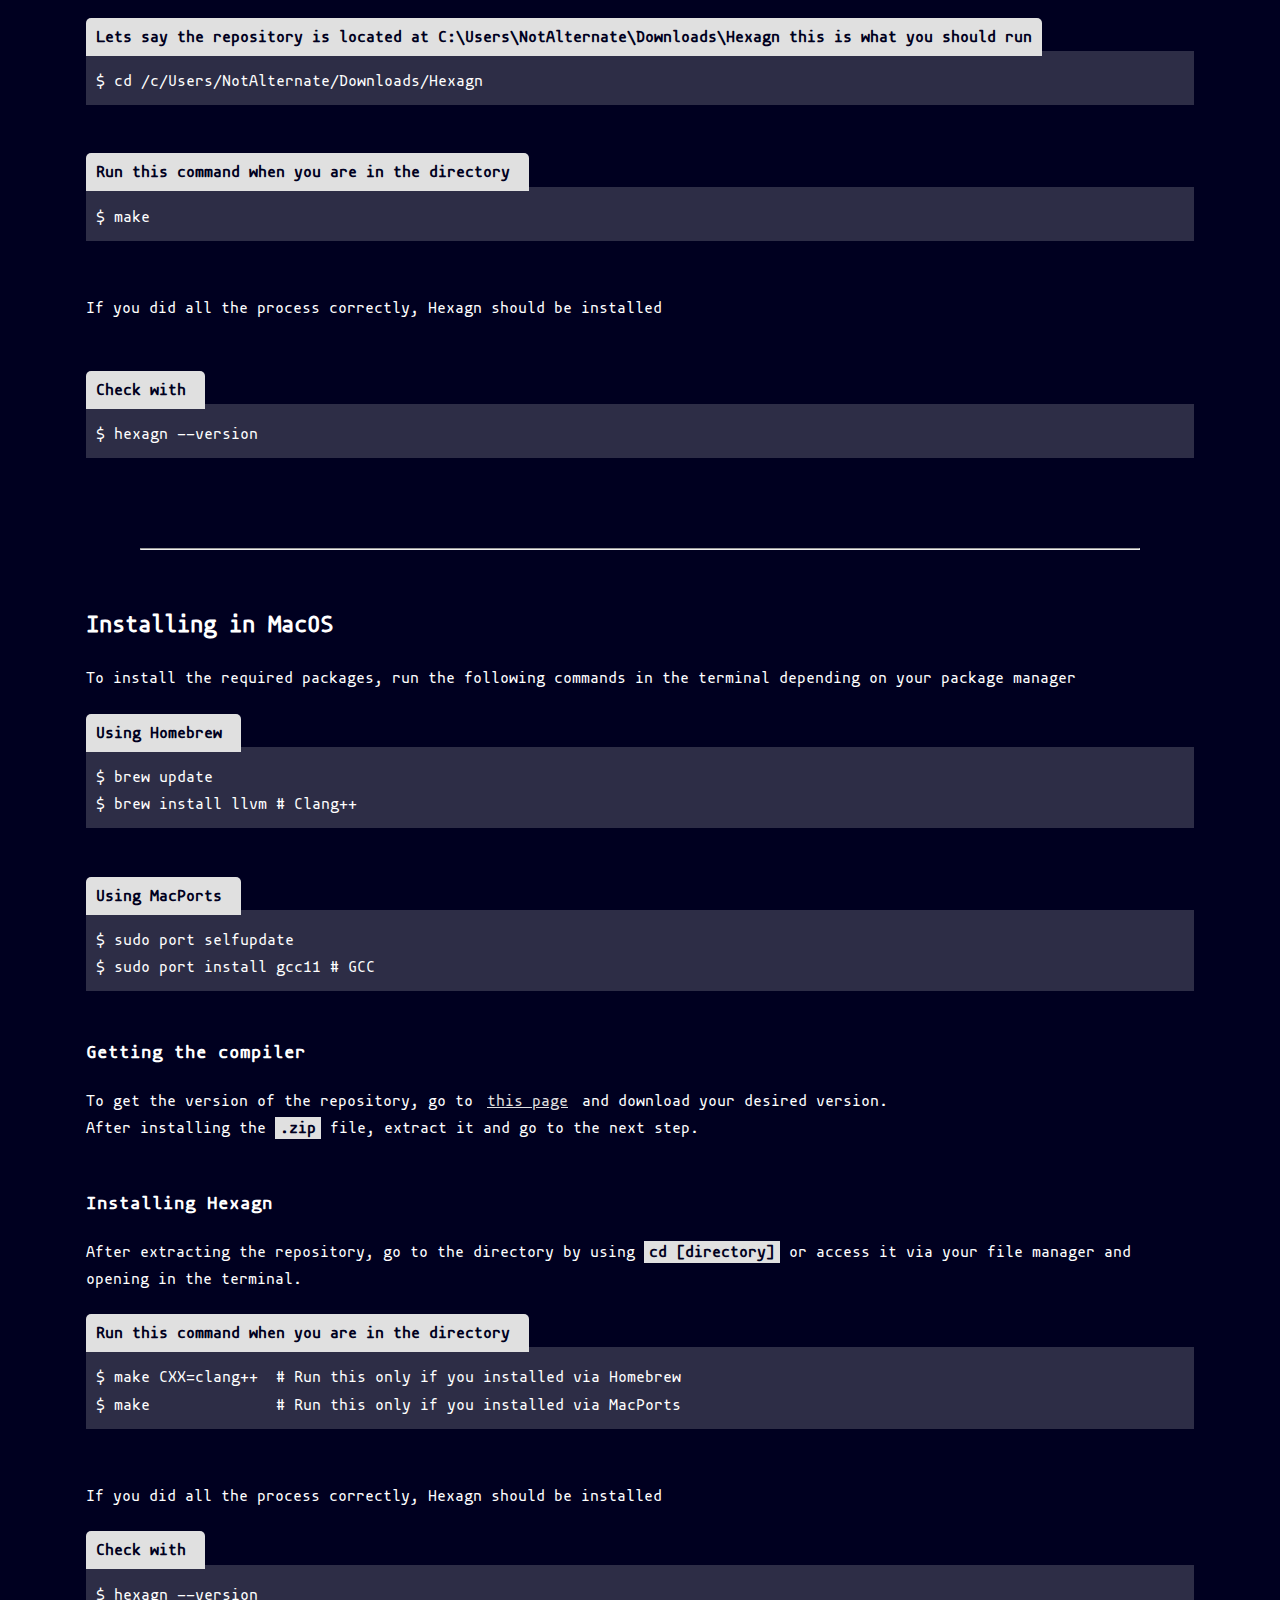
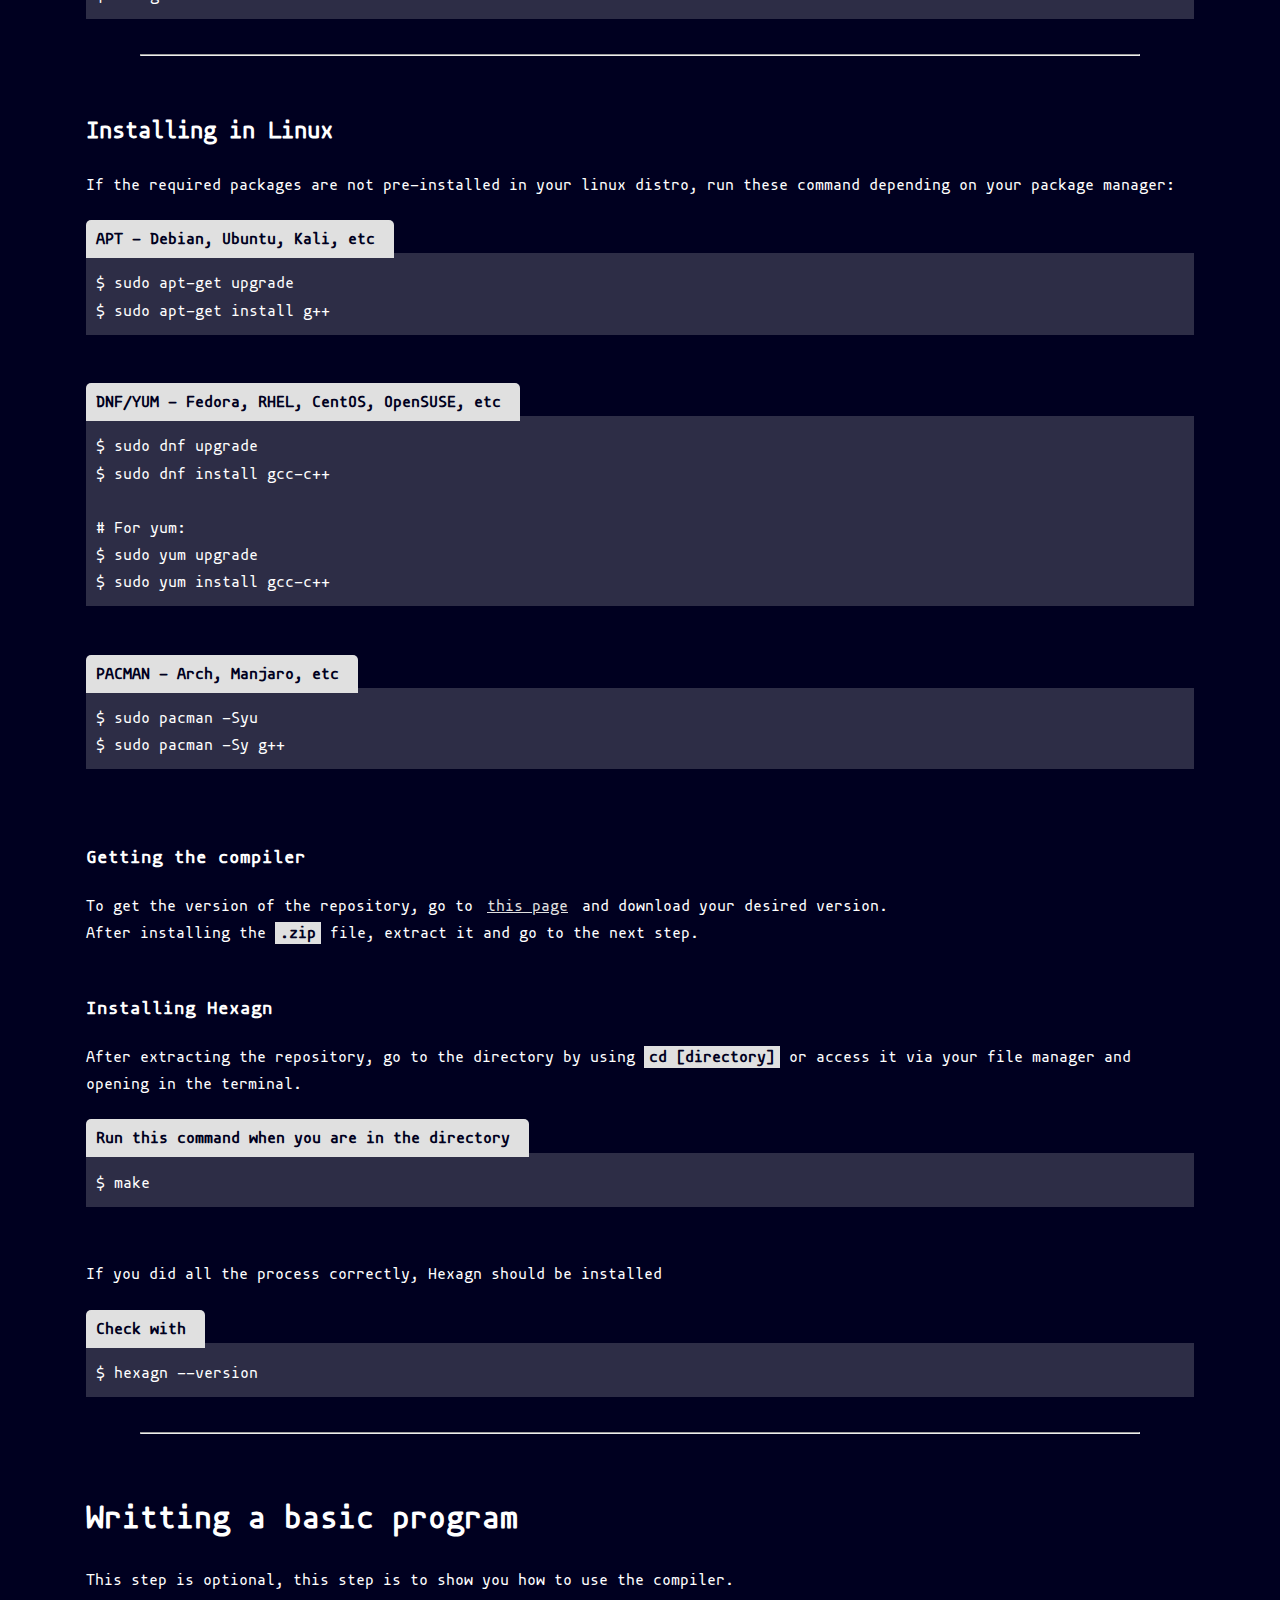
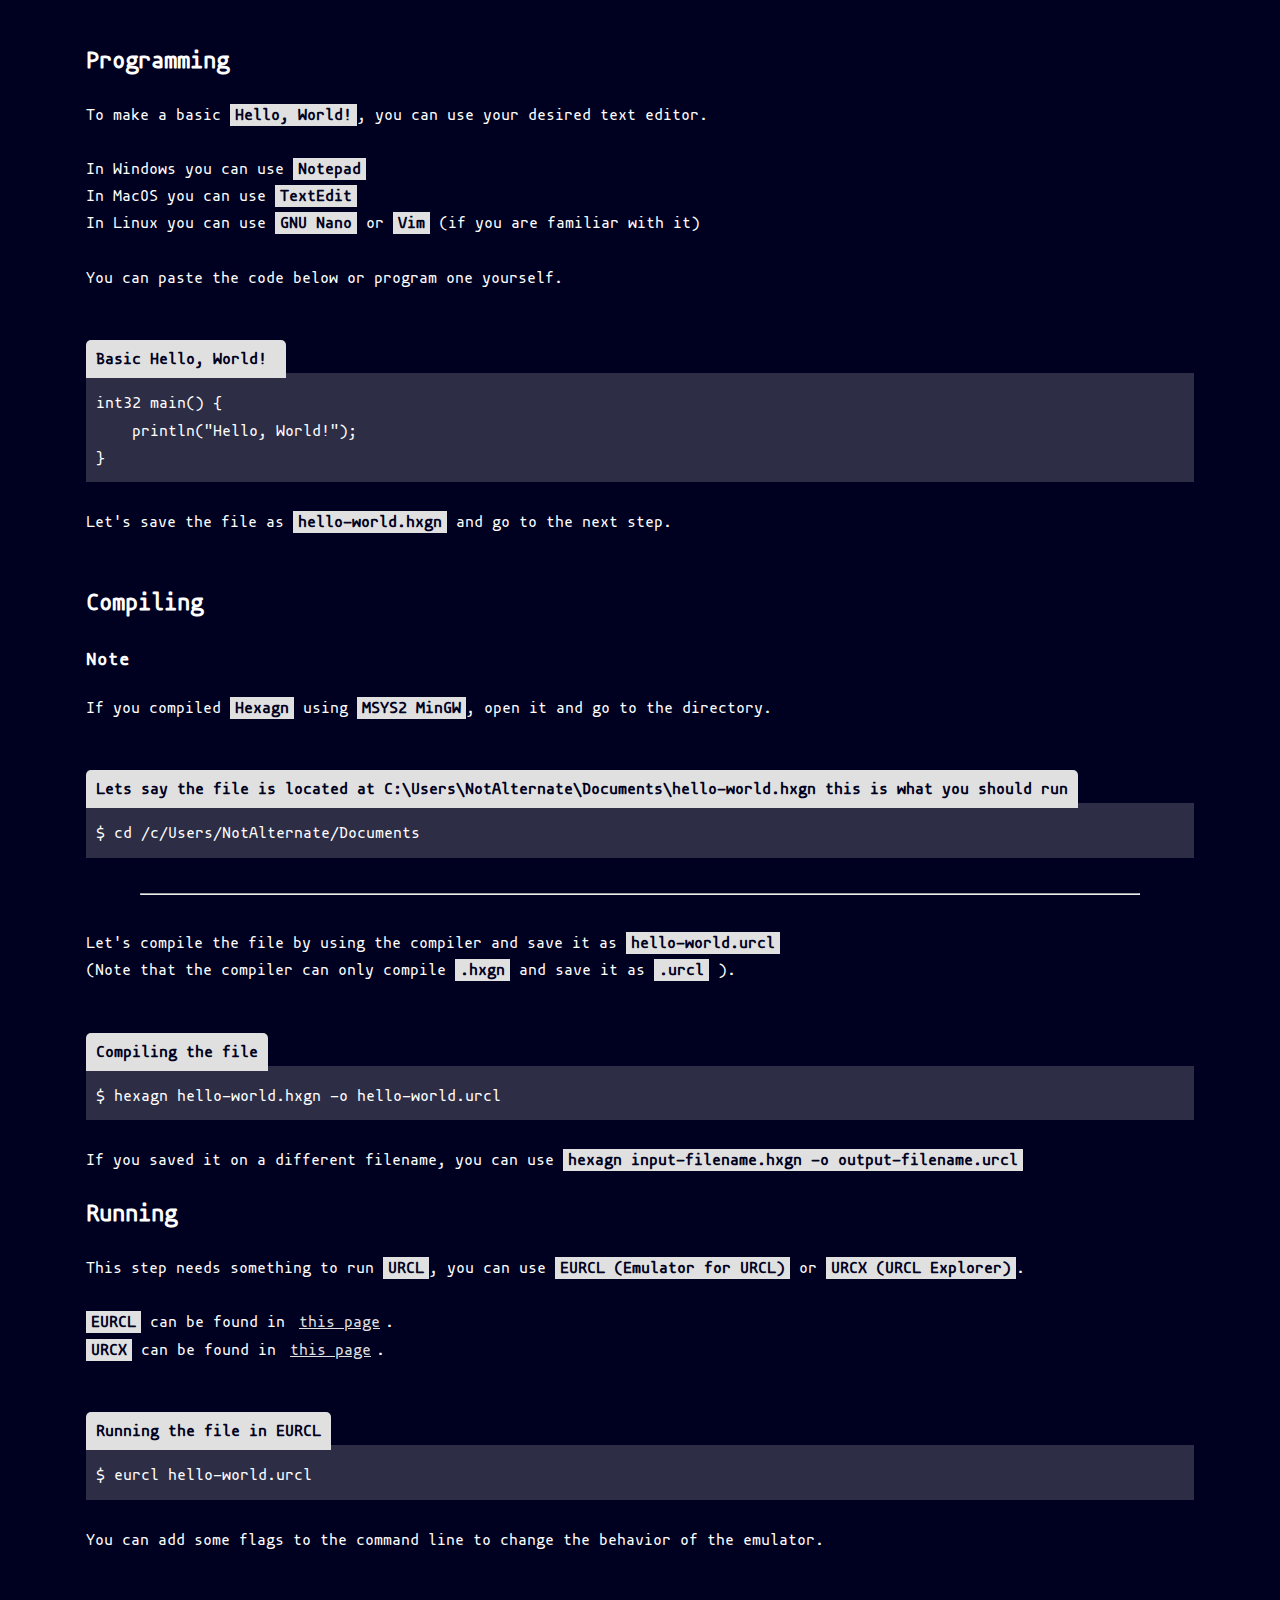
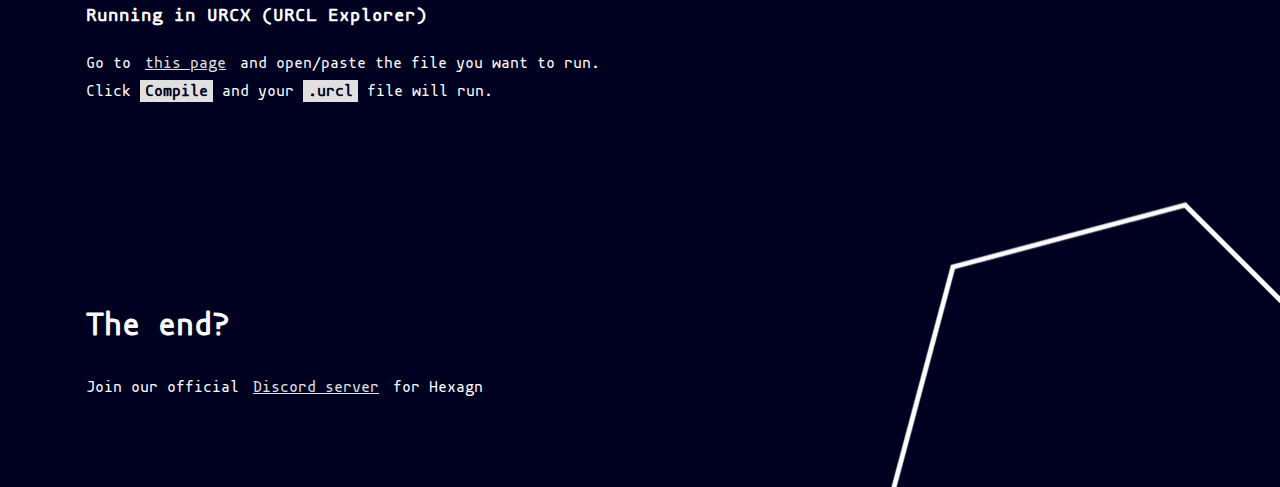
<file: hexagn/installation.html>
<!DOCTYPE html>
<html lang="en">
    <head>
        <link rel="icon" type="image/x-icon" href="asset/img/hexagn.png">
        <link rel="stylesheet" href="asset/css/default.css">
        <title>Redirecting</title>
        <meta charset="UTF-8" name="viewport" content="width=device-width", initial-scale="1.0">
    </head>
    <body>
        <div class="main">
            <p>You're being redirected to <b class="sel">notalternate.github.io/hexagn/en/installation.html</b></p>
            <a href="" style="text-decoration:underline;">Not redirecting?</a>
            <script>
                window.onload = function() { window.location.href = "https://notalternate.github.io/hexagn/en/installation.html"; }
            </script>
        </div>
    </body>
</html>
</file>
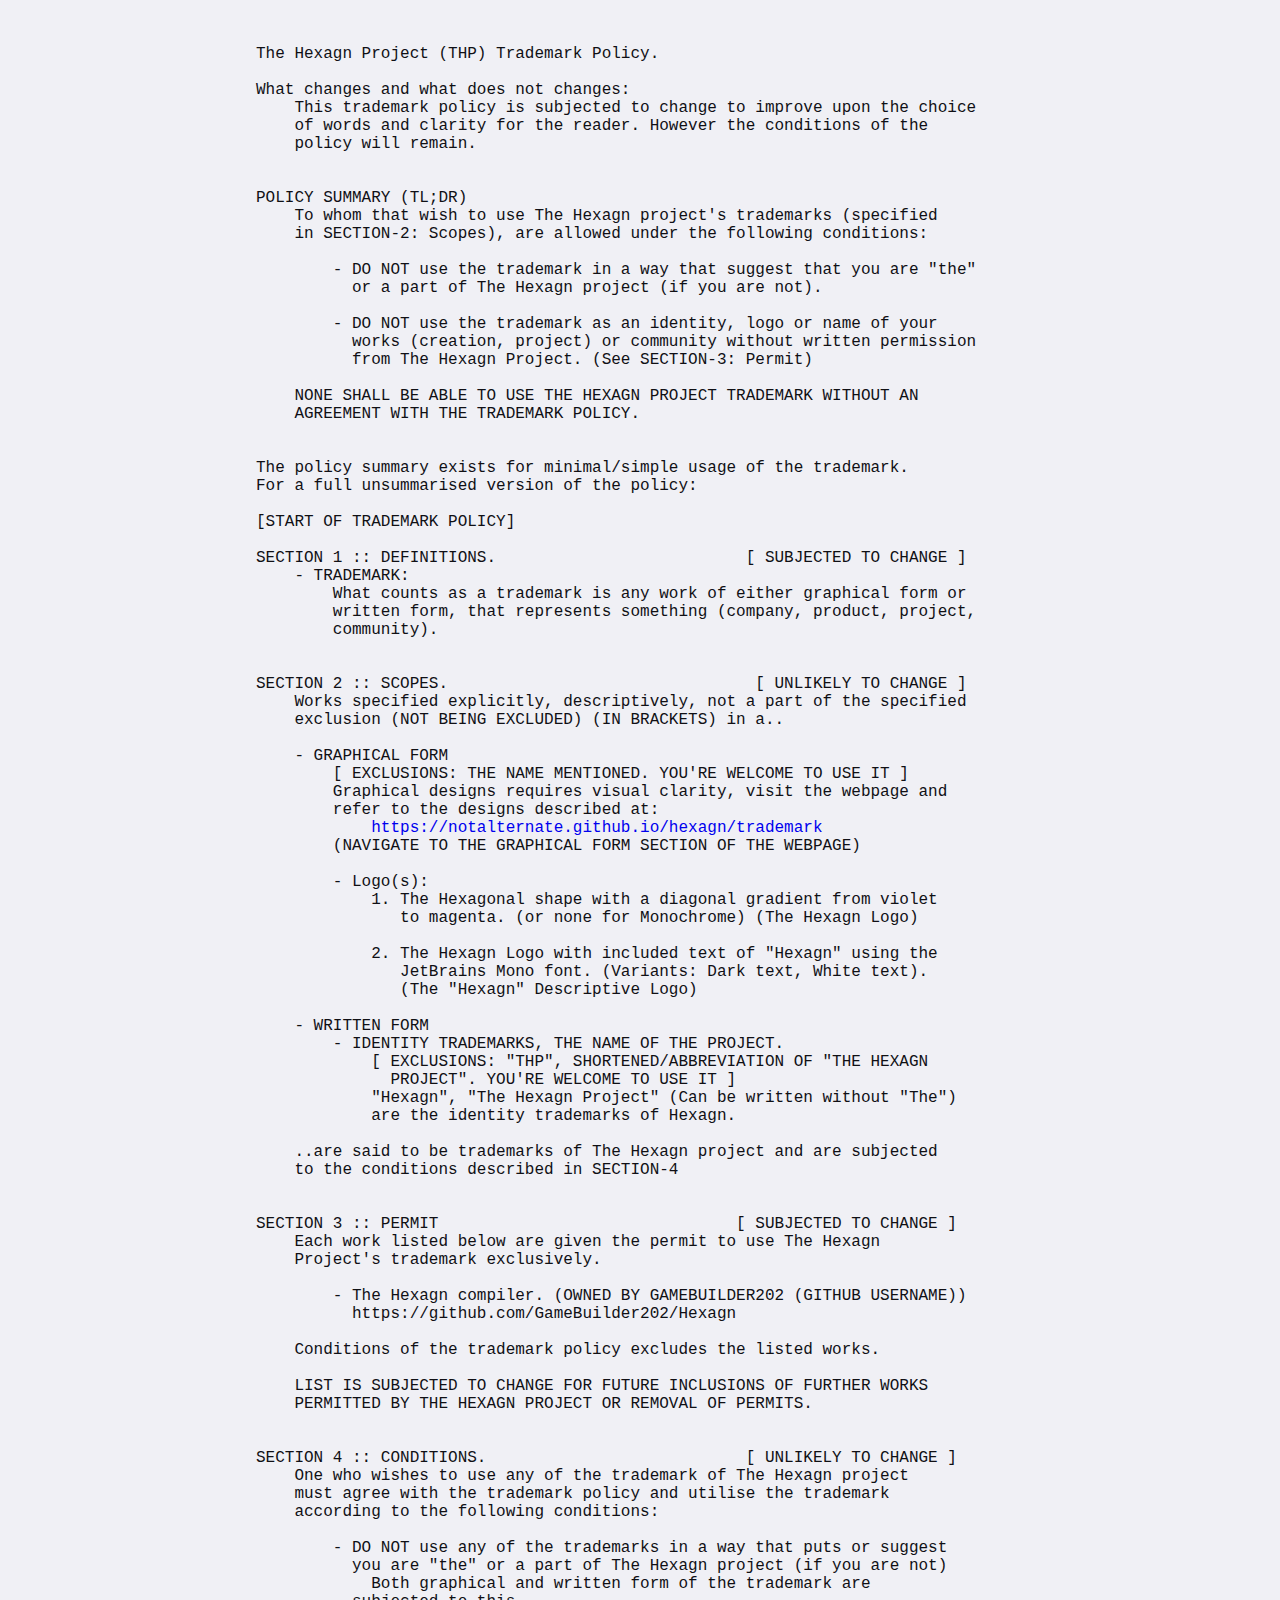
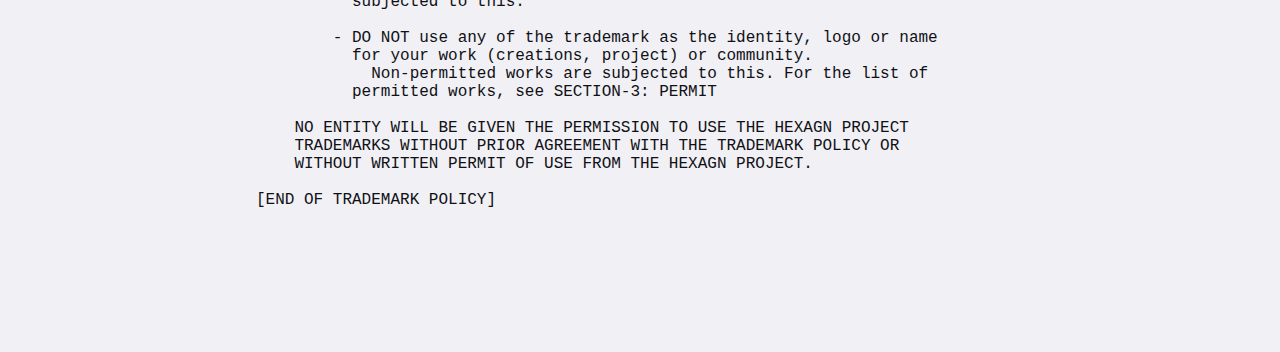
<file: hexagn/legal.html>
<!DOCTYPE html>
<html lang="en">
    <head>
        <title>The Hexagn Project: Trademark Policy</title>

        <link rel="stylesheet" href="https://notalternate.github.io/default.css">

        <meta charset="UTF-8">
        <meta name="viewport" content="width=device-width, initial-scale=1.0">
    </head>
    <body>
        <pre>
The Hexagn Project (THP) Trademark Policy.

What changes and what does not changes:
    This trademark policy is subjected to change to improve upon the choice
    of words and clarity for the reader. However the conditions of the
    policy will remain. 


POLICY SUMMARY (TL;DR)
    To whom that wish to use The Hexagn project's trademarks (specified
    in SECTION-2: Scopes), are allowed under the following conditions:

        - DO NOT use the trademark in a way that suggest that you are "the"
          or a part of The Hexagn project (if you are not).
        
        - DO NOT use the trademark as an identity, logo or name of your
          works (creation, project) or community without written permission
          from The Hexagn Project. (See SECTION-3: Permit)
    
    NONE SHALL BE ABLE TO USE THE HEXAGN PROJECT TRADEMARK WITHOUT AN
    AGREEMENT WITH THE TRADEMARK POLICY.


The policy summary exists for minimal/simple usage of the trademark.
For a full unsummarised version of the policy:

[START OF TRADEMARK POLICY]

SECTION 1 :: DEFINITIONS.                          [ SUBJECTED TO CHANGE ]
    - TRADEMARK:
        What counts as a trademark is any work of either graphical form or
        written form, that represents something (company, product, project,
        community).


SECTION 2 :: SCOPES.                                [ UNLIKELY TO CHANGE ]
    Works specified explicitly, descriptively, not a part of the specified
    exclusion (NOT BEING EXCLUDED) (IN BRACKETS) in a..

    - GRAPHICAL FORM
        [ EXCLUSIONS: THE NAME MENTIONED. YOU'RE WELCOME TO USE IT ]
        Graphical designs requires visual clarity, visit the webpage and
        refer to the designs described at:
            <a href="https://notalternate.github.io/hexagn/trademark">https://notalternate.github.io/hexagn/trademark</a>
        (NAVIGATE TO THE GRAPHICAL FORM SECTION OF THE WEBPAGE)

        - Logo(s):
            1. The Hexagonal shape with a diagonal gradient from violet
               to magenta. (or none for Monochrome) (The Hexagn Logo)
            
            2. The Hexagn Logo with included text of "Hexagn" using the
               JetBrains Mono font. (Variants: Dark text, White text).
               (The "Hexagn" Descriptive Logo)

    - WRITTEN FORM
        - IDENTITY TRADEMARKS, THE NAME OF THE PROJECT.
            [ EXCLUSIONS: "THP", SHORTENED/ABBREVIATION OF "THE HEXAGN
              PROJECT". YOU'RE WELCOME TO USE IT ]
            "Hexagn", "The Hexagn Project" (Can be written without "The")
            are the identity trademarks of Hexagn.
            
    ..are said to be trademarks of The Hexagn project and are subjected
    to the conditions described in SECTION-4


SECTION 3 :: PERMIT                               [ SUBJECTED TO CHANGE ]
    Each work listed below are given the permit to use The Hexagn
    Project's trademark exclusively.

        - The Hexagn compiler. (OWNED BY GAMEBUILDER202 (GITHUB USERNAME))
          https://github.com/GameBuilder202/Hexagn
    
    Conditions of the trademark policy excludes the listed works.
    
    LIST IS SUBJECTED TO CHANGE FOR FUTURE INCLUSIONS OF FURTHER WORKS
    PERMITTED BY THE HEXAGN PROJECT OR REMOVAL OF PERMITS.


SECTION 4 :: CONDITIONS.                           [ UNLIKELY TO CHANGE ]
    One who wishes to use any of the trademark of The Hexagn project
    must agree with the trademark policy and utilise the trademark
    according to the following conditions:

        - DO NOT use any of the trademarks in a way that puts or suggest
          you are "the" or a part of The Hexagn project (if you are not)
            Both graphical and written form of the trademark are
          subjected to this.
        
        - DO NOT use any of the trademark as the identity, logo or name
          for your work (creations, project) or community.
            Non-permitted works are subjected to this. For the list of
          permitted works, see SECTION-3: PERMIT
              
    NO ENTITY WILL BE GIVEN THE PERMISSION TO USE THE HEXAGN PROJECT
    TRADEMARKS WITHOUT PRIOR AGREEMENT WITH THE TRADEMARK POLICY OR
    WITHOUT WRITTEN PERMIT OF USE FROM THE HEXAGN PROJECT.

[END OF TRADEMARK POLICY]
</pre>
    </body>
</html>
</file>
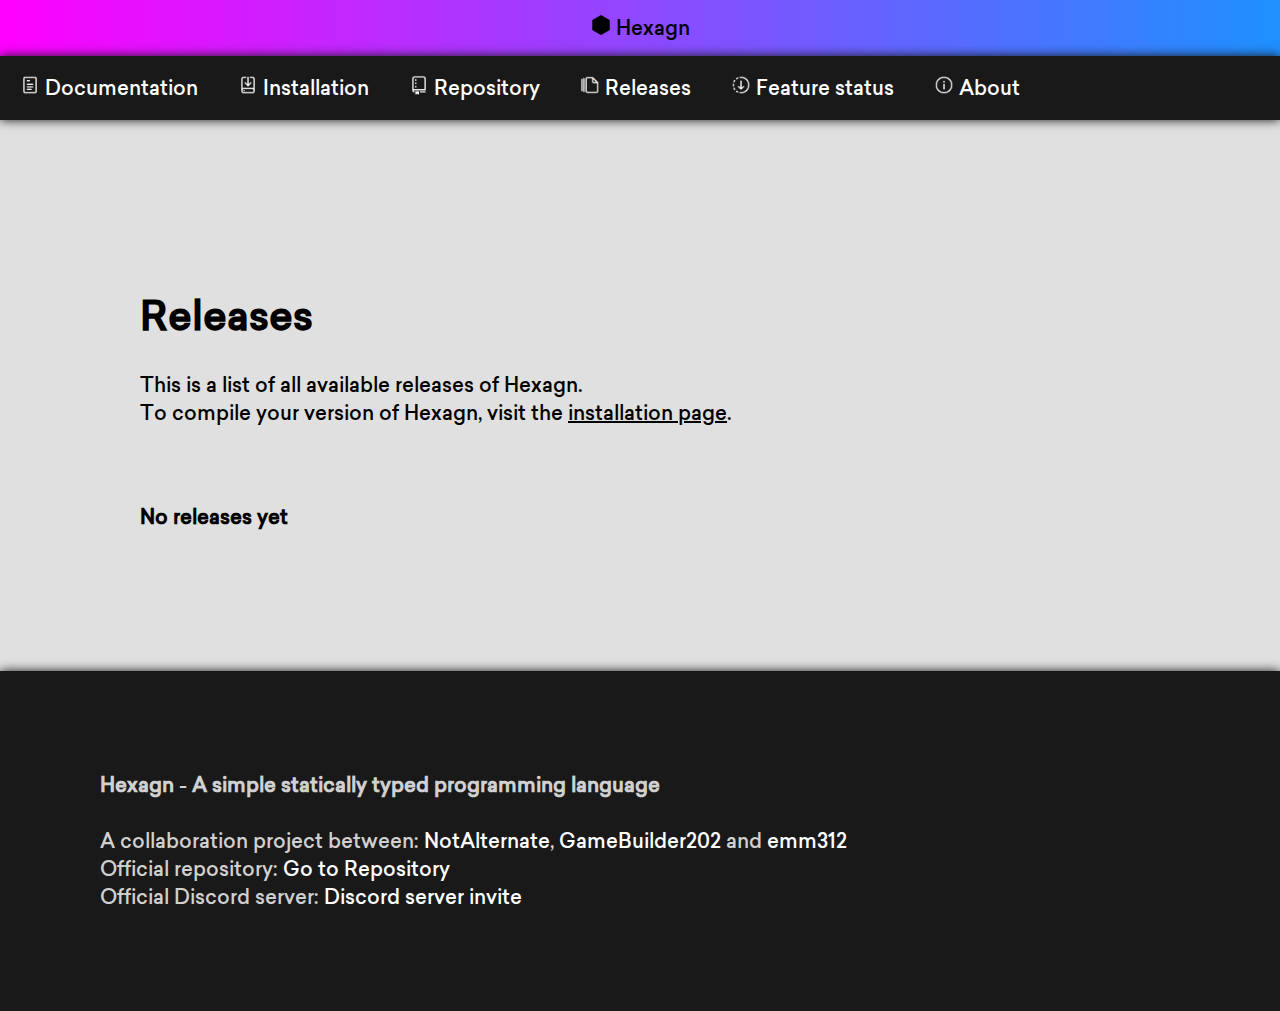
<file: hexagn/releases.html>
<!DOCTYPE html>
<html>
    <head>
        <link rel="stylesheet" href="css/default.css">
        <script src="js/index.js"></script>
        <title>Hexagn - Releases</title>
        <meta charset="UTF-8" name="viewport" content="width=device-width", initial-scale="1.0">
    </head>
    <body>
        <div class="logo">
            <img src="img/logo-dark.png" alt="logo" width="20" height="20">
            <a href=index.html>Hexagn</a>
        </div>
        <div class="link" id="link">
            <a href="documentation/index.html"><img src="img/icons/document.png" alt="document"> Documentation</a>
			<a href="installation.html"><img src="img/icons/install.png" alt="install"> Installation</a>
			<a href="https://github.com/NotAlternate/Hexagn"><img src="img/icons/repository.png" alt="repository"> Repository</a>
            <a href="releases.html"><img src="img/icons/version.png" alt="version"> Releases</a>
            <a href="feature.html"><img src="img/icons/status.png" alt="status"> Feature status</a>
			<a href="about.html"><img src="img/icons/info.png" alt="info"> About</a>
        </div>
        <div class="main">
            <h1>Releases</h1>
            <p>
                This is a list of all available releases of Hexagn.<br>
                To compile your version of Hexagn, visit the <a href="installation.html" style="text-decoration: underline;">installation page</a>.
            </p><br><br>
            <b>No releases yet</b>
        </div>
        <div class="end">
            <b>Hexagn</b> - <b>A simple statically typed programming language</b><br><br>
            A collaboration project between: <a href="https://github.com/NotAlternate">NotAlternate</a>, <a href="https://github.com/GameBuilder202">GameBuilder202</a> and <a href="https://github.com/emm312">emm312</a><br>
            Official repository: <a href="https://github.com/NotAlternate/Hexagn">Go to Repository</a><br>
            Official Discord server: <a>Discord server invite</a><br>
        </div>
        <script src="js/link.js"></script>
    </body>
</html>
</file>
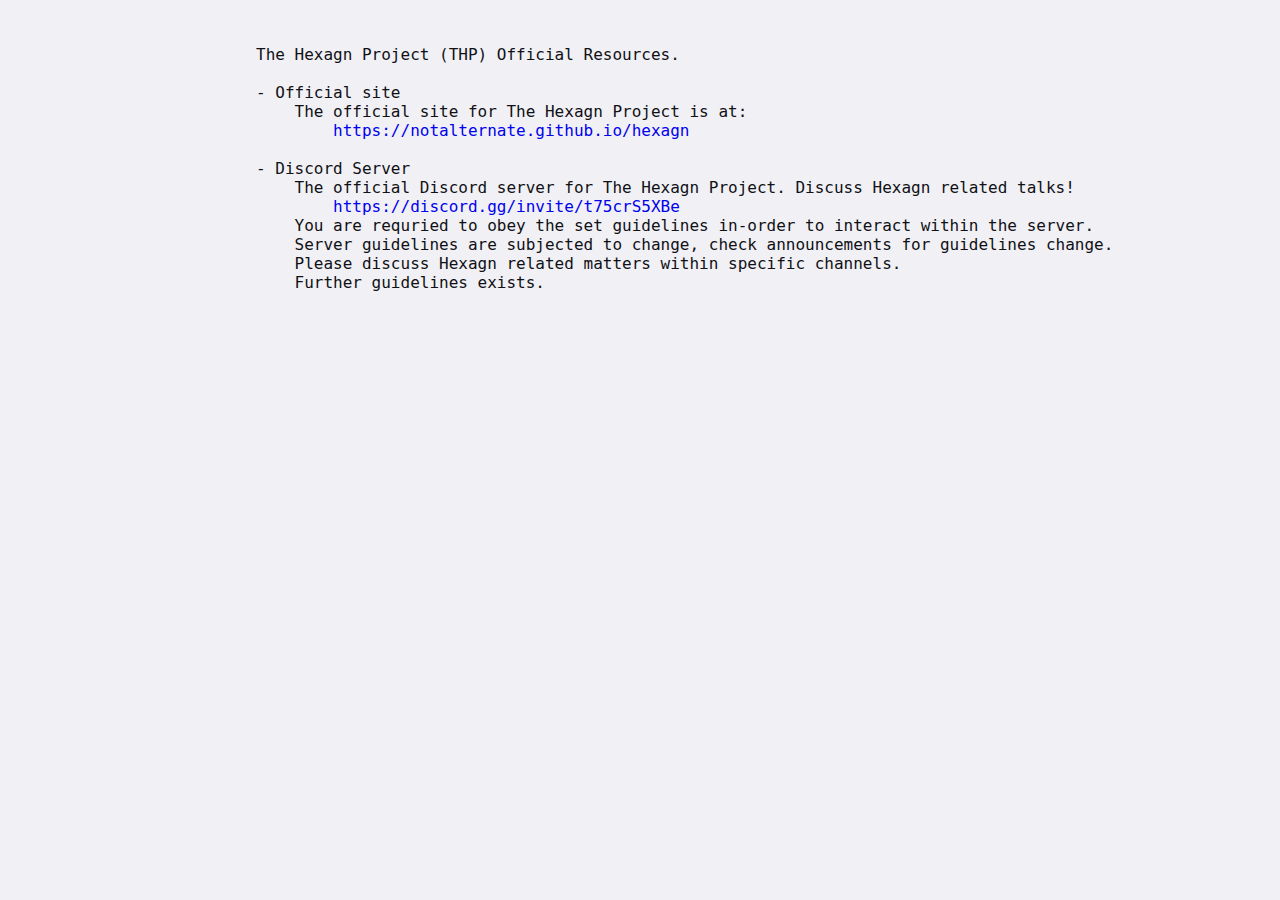
<file: hexagn/resources.html>
<!DOCTYPE html>
<html lang="en">
    <head>
        <title>The Hexagn Project: Resources</title>

        <link rel="stylesheet" href="https://notalternate.github.io/default.css">

        <meta charset="UTF-8">
        <meta name="viewport" content="width=device-width, initial-scale=1.0">
    </head>
    <body>
        <pre>
The Hexagn Project (THP) Official Resources.

- Official site
    The official site for The Hexagn Project is at:
        <a href="https://notalternate.github.io/hexagn">https://notalternate.github.io/hexagn</a>

- Discord Server
    The official Discord server for The Hexagn Project. Discuss Hexagn related talks!
        <a href="https://discord.gg/invite/t75crS5XBe">https://discord.gg/invite/t75crS5XBe</a>
    You are requried to obey the set guidelines in-order to interact within the server.
    Server guidelines are subjected to change, check announcements for guidelines change.
    Please discuss Hexagn related matters within specific channels.
    Further guidelines exists.

</pre>
    </body>
</html>
</file>
<file: hexagn/css/default.css>
@font-face {
    font-family: Sailec;
    src: url(../ttf/Sailec.ttf);
}
@font-face {
    font-family: JetbrainsMono;
    src: url(../ttf/JetBrainsMono-Medium.ttf)
}


body {
    background-color: #E0E0E0;
    color: #000000;
    margin: 0;
    font-size: 20px;
    font-family: Sailec;
}
a {
    color: #000000;
    text-decoration: none;
}
button {
    border-radius: 4px 4px 0px 0px;
    box-shadow: 0px 0px 10px #191919;
    background-color: #191919;
    color: #FFFFFF;
    padding: 17px;
    font-size: 20px;
    font-family: Sailec;
    border: none;
    transition: 0.2s;
}
button:hover {
    background-color: #FFFFFF;
    color: #191919;
    box-shadow: 0px 0px 10px #FFFFFF;
}
hr {
    background-color: #000000;
    border: solid 1px #000000;
    box-shadow: 0px 0px 10px #000000;
}


#code {
    border-radius: 4px 4px 0px 0px;
    box-shadow: 0px 0px 10px #191919;
    background-color: #191919;
    font-family: JetbrainsMono;
    color: #FFFFFF;
    padding: 10px;
}

.link {
	overflow: hidden;
    background-color: #191919;
	box-shadow: 0px 0px 10px #191919;
    transition: 0.3s;
}
.link:hover {
    box-shadow: none;
}
.link a {
    border: solid 4px #191919;
	float: left;
	text-align: center;
	padding: 14px 16px;
    text-decoration: none;
	color: #FFFFFF;
	transition: 0.3s;
}
.link a:hover {
    border: solid 4px #E0E0E0;
	box-shadow: 0px 0px 4px #E0E0E0;
}
.link img {
    width: 20px;
    height: 20px;
}


.logo {
    text-align: center;
    padding: 14px;
    background-color: #B720E9;
	color: #FFFFFF;
	background-image: linear-gradient(to right, magenta , dodgerblue);
}
.logo a {
	color: #000000;
}


.main {
    padding: 140px;
}


.link-s {
    position: sticky;
    top: 0;
    width: 100%
}
.link-s + .main {
    padding-top: 140px;
}

.code {
    background-color: #191919;
    color: #FFFFFF;
    font-family: JetbrainsMono;
    padding: 14px;
    border-radius: 0px 4px 4px 4px;
    box-shadow: 0px 0px 10px #191919;
}
.code a {
    background-color: #252525;
    color: #FFFFFF;
    padding: 10px;
}


.dark {
    box-shadow: 0px 0px 10px #191919;
    background-color: #191919;
    color: #E0E0E0;
    padding: 140px;
}
.dark a {
    color: #FFFFFF;
}


.end {
    box-shadow: 0px 0px 10px #191919;
    background-color: #191919;
    color: #D0D0D0;
    padding: 100px;
}
.end a {
    color: #FFFFFF;
    text-decoration: none;
}
</file>
<file: hexagn/asset/css/default.css>
@import url("https://fonts.googleapis.com/css2?family=IBM+Plex+Mono&display=swap");
@import url("https://fonts.googleapis.com/css2?family=IBM+Plex+Mono&family=IBM+Plex+Sans&display=swap");
@import url("https://fonts.googleapis.com/css2?family=Noto+Sans+JP&display=swap");
@font-face {
  font-family: "Cascadia";
  src: url("../ttf/CascadiaCode.ttf");
}
@font-face {
  font-family: "Mononoki";
  src: url("../ttf/Mononoki.ttf");
}
html {
  overflow: hidden;
  overflow-y: scroll;
}

body {
  font-family: "Mononoki", monospace;
  background-color: #000020;
  line-height: 1.7;
  font-size: 16px;
  color: #FFFFFF;
  margin: 0;
}
body a {
  text-decoration: none;
  padding-right: 5px;
  color: #E0E0E0;
  padding-left: 5px;
  transition: 0.2s;
}
body a:hover {
  text-shadow: 0px 0px 10px #9966E7;
  padding-right: 20px;
  padding-left: 20px;
  color: #9966E7;
}
body button {
  font-family: "Mononoki", monospace;
  box-shadow: 0px 0px 10px #000010;
  background-color: #000010;
  border-radius: 0px;
  transition: 0.3s;
  font-size: 16px;
  color: #FFFFFF;
  padding: 17px;
  border: none;
}
body button:hover {
  box-shadow: 0px 0px 10px #9966E7;
  background-color: #9966E7;
  padding: 17px 30px;
}
body iframe {
  box-shadow: 0px 0px 10px #FFFFFF;
  background-color: #FFFFFF;
  padding: 10px;
  border: none;
}
body hr {
  background-color: #FFFFFF;
  width: 90%;
}
body td {
  padding: 50px;
}

.categories {
  text-align: center;
  padding-top: 20px;
}

.main {
  padding: 86px;
}

.invert {
  padding: 86px;
  background-color: #E0E0E0;
  padding-bottom: 10px;
  color: #000020;
  padding-top: 10px;
}
.invert a {
  color: #000020;
}

#code {
  font-family: "Mononoki", monospace;
  border-radius: 5px 5px 0px 0px;
  background-color: #E0E0E0;
  color: #000020;
  padding: 10px;
}

.code {
  background-color: rgba(224, 224, 224, 0.2);
  font-family: "Mononoki", monospace;
  border-radius: 0px;
  color: #FFFFFF;
  padding: 10px;
  padding-top: 17px;
}

.link {
  box-shadow: 0px 0px 10px #FFFFFF;
  background-color: #FFFFFF;
  overflow: hidden;
  transition: 0.3s;
  font-size: 16px;
  padding: 10px;
}
.link:hover {
  box-shadow: none;
  opacity: 100%;
}
.link a {
  float: left;
  text-align: center;
  margin: auto;
  padding: 4px 10px;
  text-decoration: none;
  text-shadow: none;
  color: #000010;
  transition: 0.3s;
}
.link a:hover {
  padding: 4px 20px;
  text-shadow: 0 0 10px #A0A0A0;
}

.link-s {
  visibility: visible;
  position: sticky;
  transition: 0.3s;
  opacity: 60%;
  width: 100%;
  top: 0;
}
.link-s + .main {
  padding-top: 86px;
}

.sel {
  padding: 2px;
  background-color: #E0E0E0;
  padding-right: 5px;
  padding-left: 5px;
  color: #000020;
}

.sel-inv {
  padding: 2px;
  background-color: #000020;
  padding-right: 5px;
  padding-left: 5px;
  color: #E0E0E0;
}

.footer {
  background-image: url("../img/background.png");
  background-repeat: no-repeat;
  background-position: 100%;
  padding: 86px;
}

/*# sourceMappingURL=default.css.map */
</file>
<file: css/default.css>
@font-face {
    font-family: Sailec;
    src: url(../ttf/Sailec.ttf);
}
@font-face {
    font-family: JetbrainsMono;
    src: url(../ttf/JetBrainsMono-Medium.ttf)
}


body {
    background-color: #E0E0E0;
    color: #000000;
    margin: 0;
    font-size: 20px;
    font-family: Sailec;
}
a {
    color: #000000;
    text-decoration: none;
}
button {
    border-radius: 10px 10px 0px 0px;
    box-shadow: 0px 0px 10px #191919;
    background-color: #191919;
    color: #FFFFFF;
    padding: 17px;
    font-size: 20px;
    font-family: Sailec;
    border: none;
    transition: 0.2s;
}
button:hover {
    background-color: #FFFFFF;
    color: #191919;
    box-shadow: 0px 0px 10px #FFFFFF;
}
hr {
    background-color: #000000;
    border: solid 1px #000000;
    box-shadow: 0px 0px 10px #000000;
}


#code {
    border-radius: 10px 10px 0px 0px;
    box-shadow: 0px 0px 10px #191919;
    background-color: #191919;
    font-family: JetbrainsMono;
    color: #FFFFFF;
    padding: 10px;
}

.link {
	overflow: hidden;
    background-color: #191919;
	box-shadow: 0px 0px 10px #191919;
    transition: 0.3s;
}
.link:hover {
    box-shadow: none;
}
.link a {
    border: solid 4px #191919;
	float: left;
	text-align: center;
	padding: 14px 16px;
    text-decoration: none;
	color: #FFFFFF;
	transition: 0.3s;
}
.link a:hover {
    border: solid 4px #E0E0E0;
	box-shadow: 0px 0px 4px #E0E0E0;
}
.link img {
    width: 20px;
    height: 20px;
}


.logo {
    text-align: center;
    padding: 14px;
    background-color: #191919;
	color: #E0E0E0;
}
.logo a {
	color: #E0E0E0;
}


.main {
    padding: 140px;
}


.link-s {
    position: fixed;
    top: 0;
    width: 100%
}
.link-s + .main {
    padding-top: 102px;
}


.code {
    background-color: #191919;
    color: #FFFFFF;
    font-family: JetbrainsMono;
    padding: 14px;
    border-radius: 0px 10px 10px 10px;
    box-shadow: 0px 0px 10px #191919;
}
.code a {
    background-color: #252525;
    color: #FFFFFF;
    padding: 10px;
}


.dark {
    box-shadow: 0px 0px 10px #191919;
    background-color: #191919;
    color: #E0E0E0;
    padding: 140px;
}
.dark a {
    color: #FFFFFF;
}


.end {
    box-shadow: 0px 0px 10px #191919;
    background-color: #191919;
    color: #D0D0D0;
    padding: 100px;
}
.end a {
    color: #FFFFFF;
    text-decoration: none;
}
</file>
